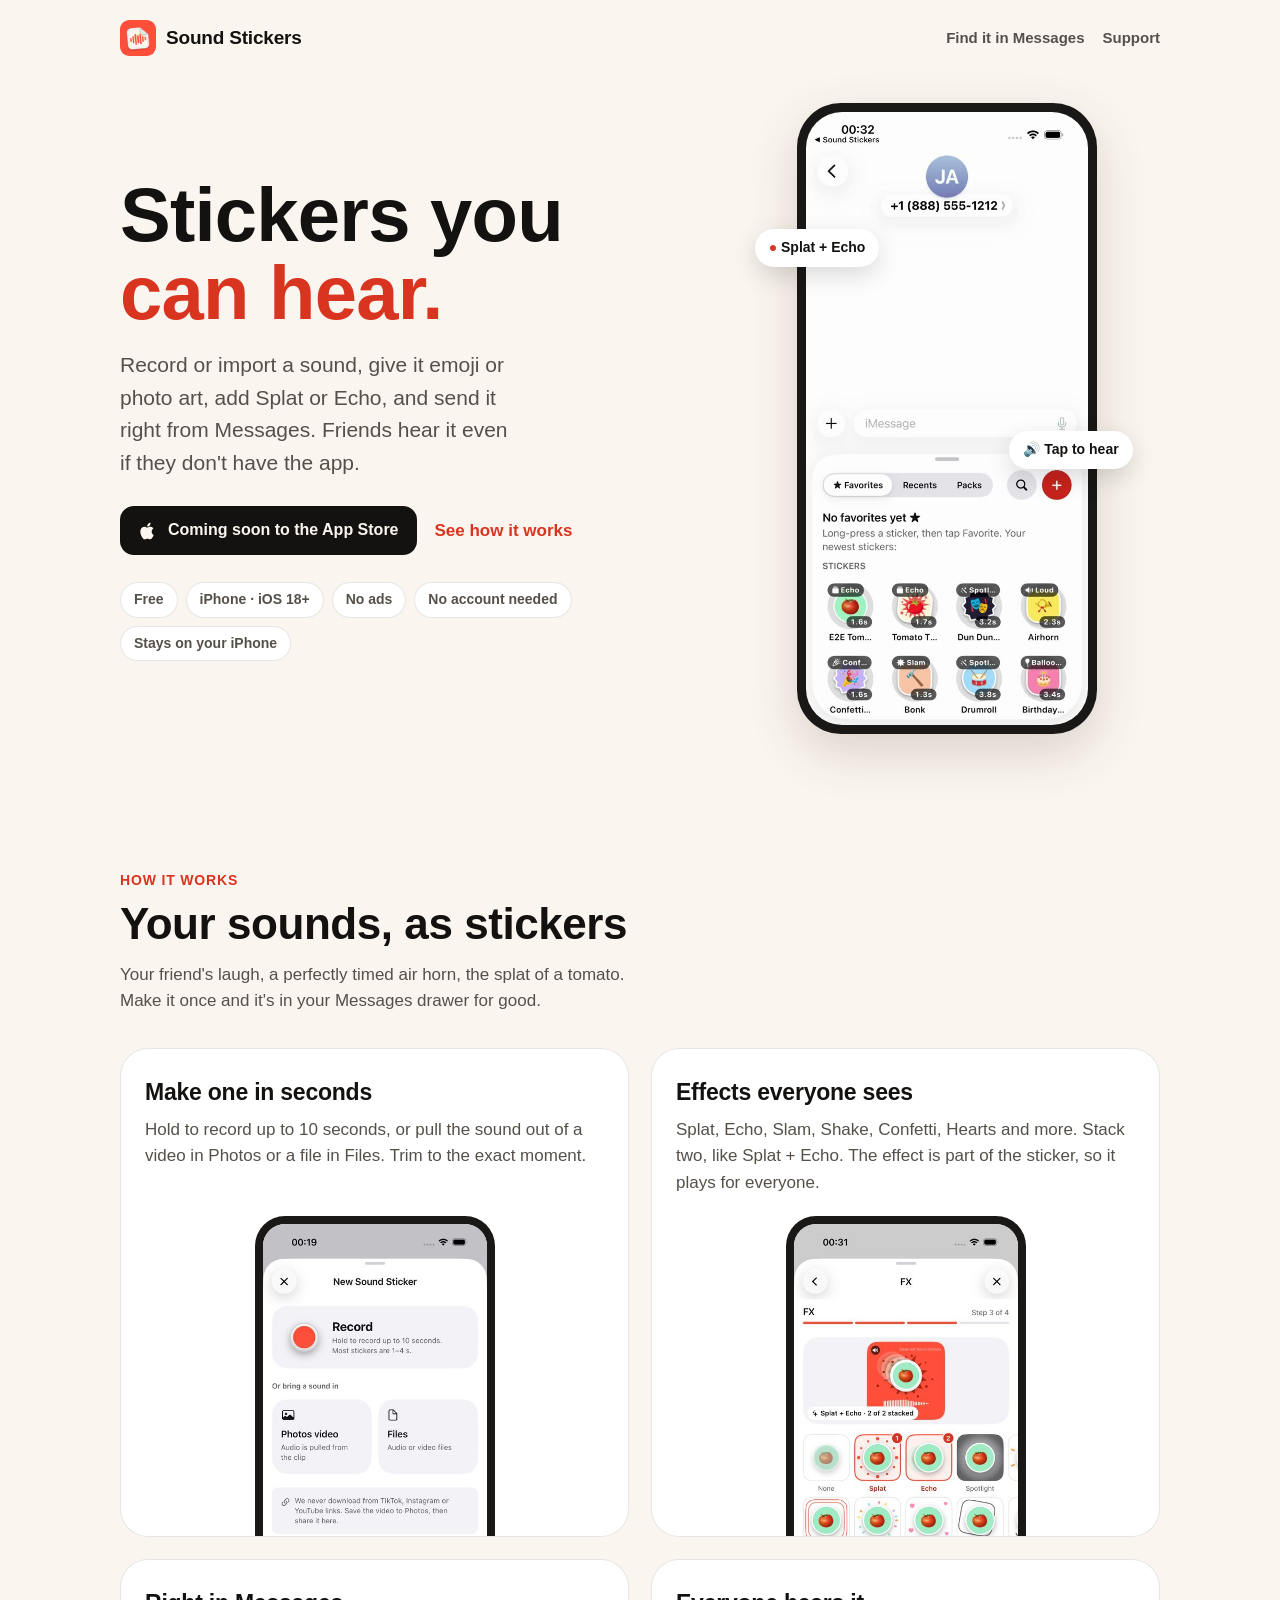
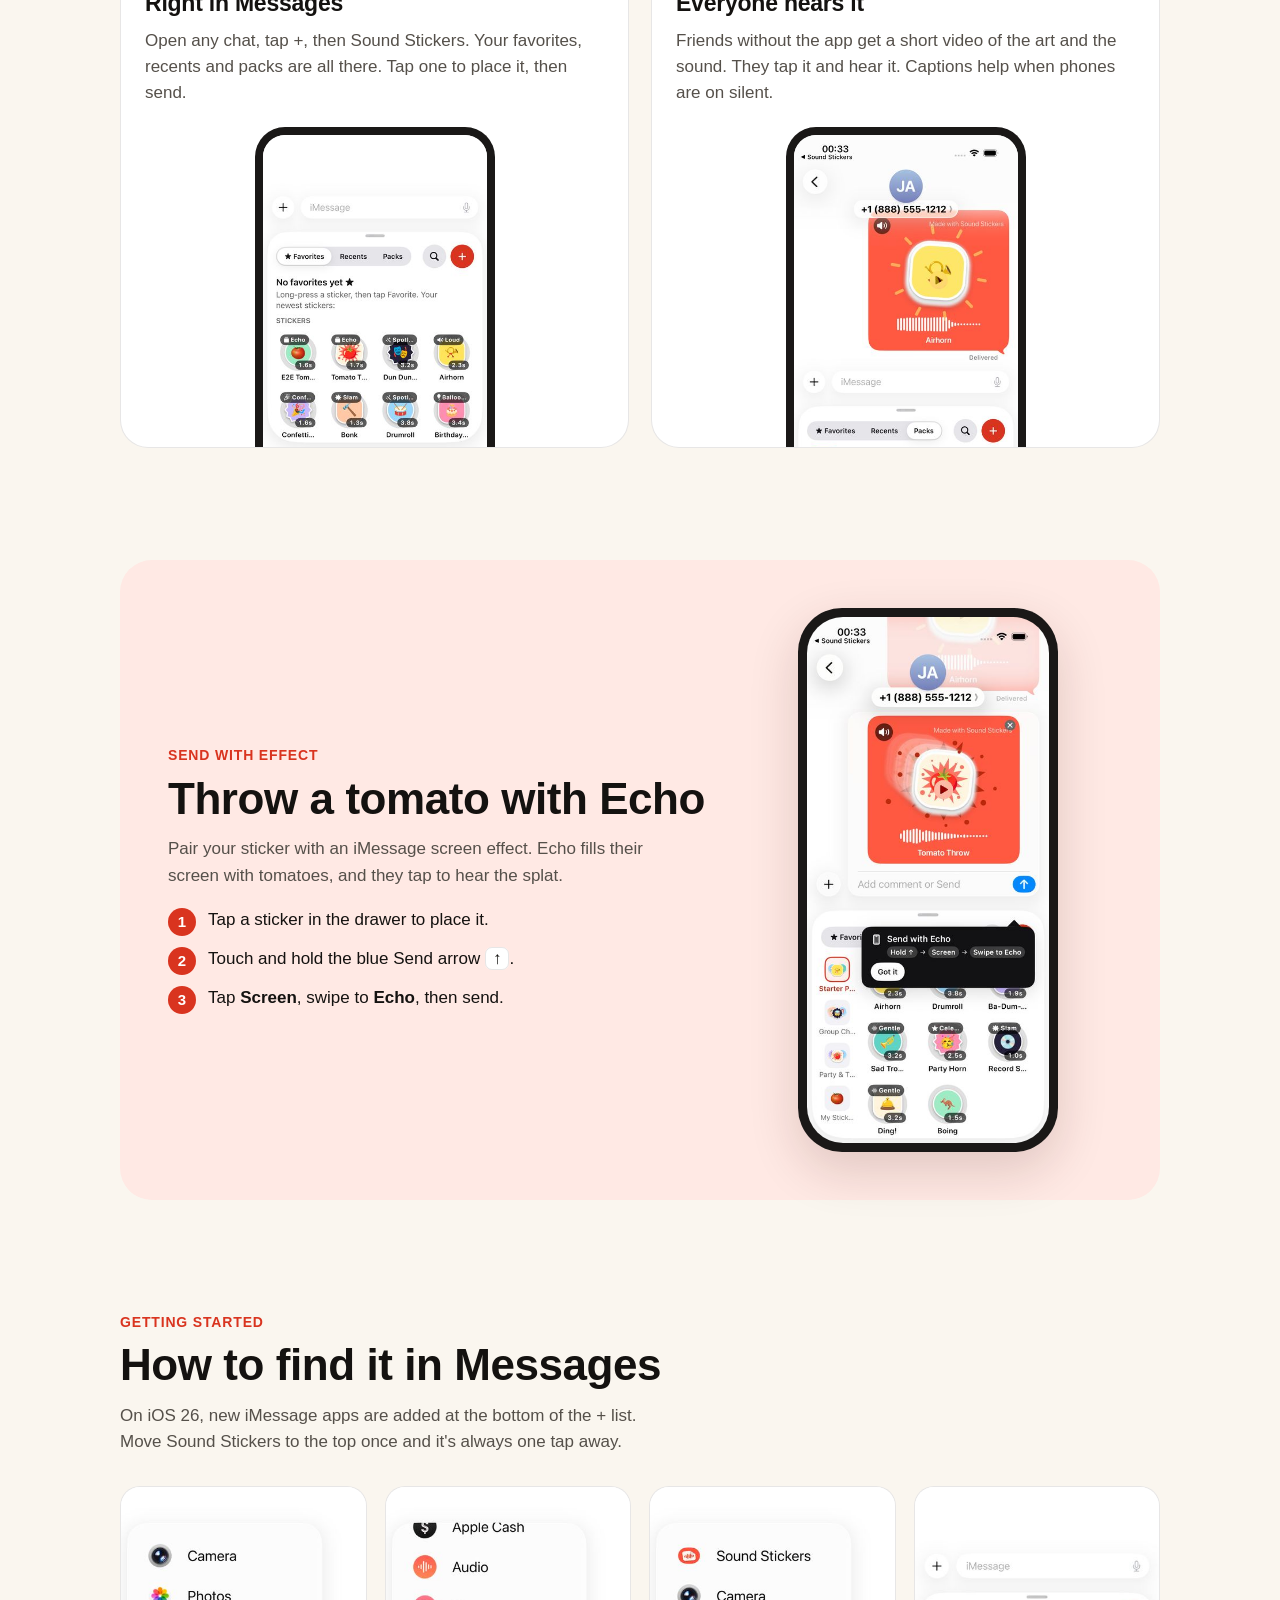
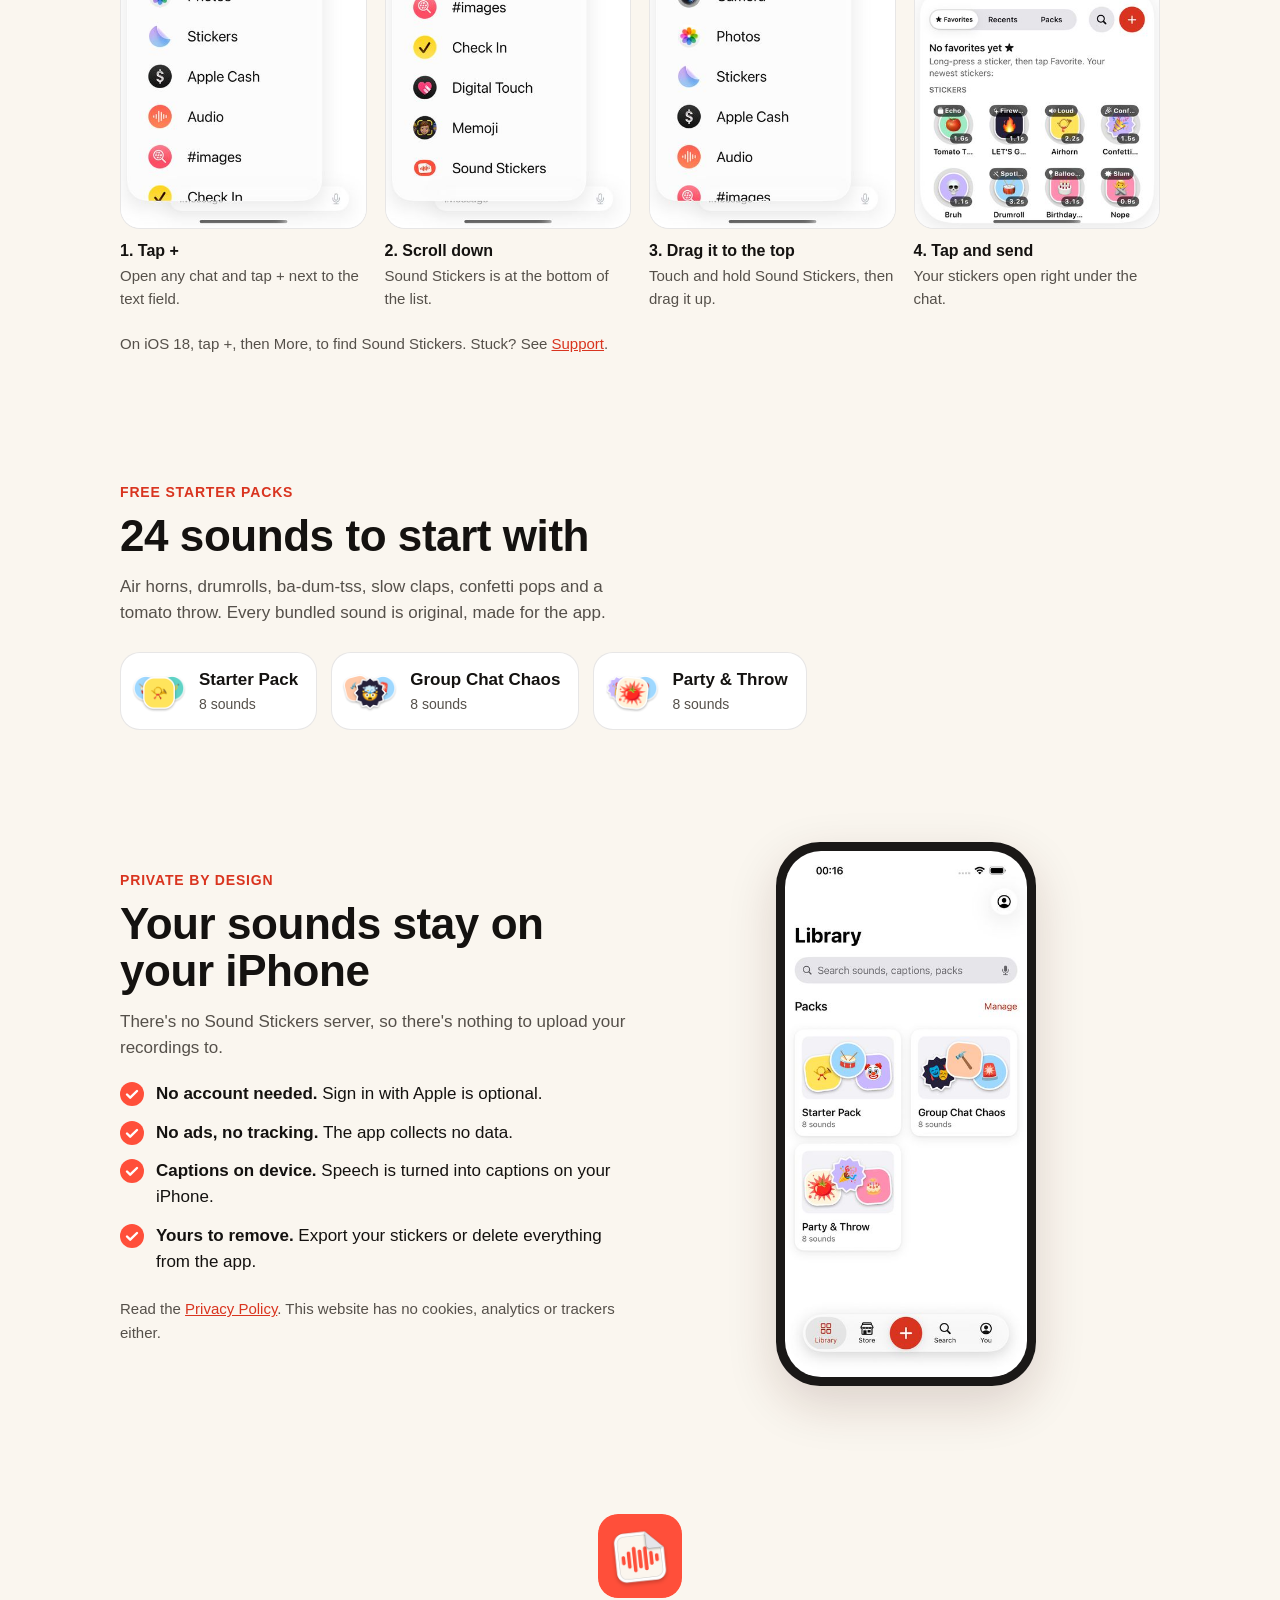
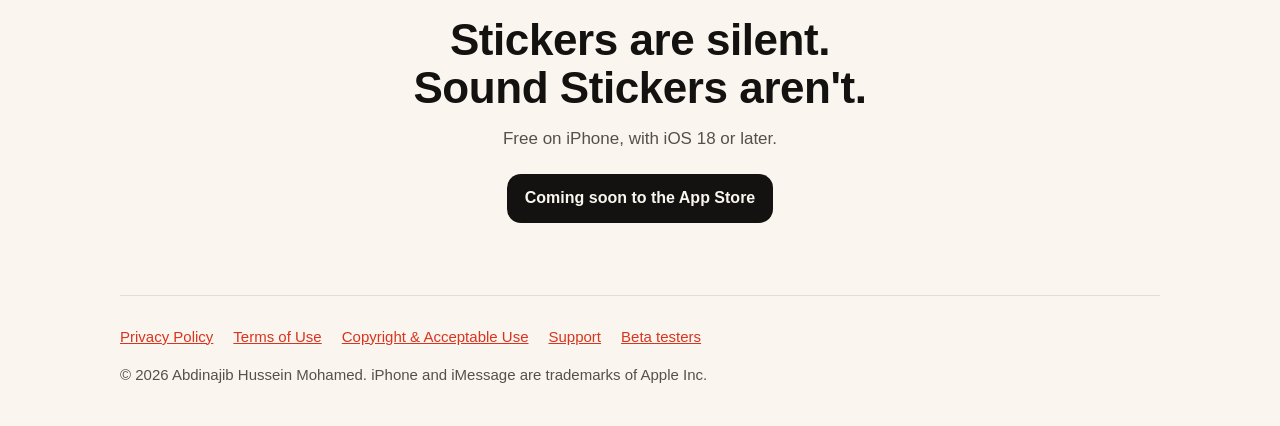
<file: index.html>
<!doctype html>
<html lang="en">
<head>
<meta charset="utf-8">
<meta name="viewport" content="width=device-width,initial-scale=1,viewport-fit=cover">
<title>Sound Stickers: stickers you can hear in iMessage</title>
<meta name="description" content="Record or import a sound, give it emoji or photo art, add Splat or Echo, and send it from Messages. Free, no ads, no account needed. Your stickers stay on your iPhone.">
<meta name="theme-color" content="#FAF6EF" media="(prefers-color-scheme: light)">
<meta name="theme-color" content="#141210" media="(prefers-color-scheme: dark)">
<link rel="canonical" href="https://abdi1717.github.io/soundstickers-site/">
<link rel="icon" href="favicon.ico" sizes="32x32">
<link rel="icon" type="image/png" sizes="32x32" href="assets/favicon-32.png">
<link rel="icon" type="image/png" sizes="192x192" href="assets/icon-192.png">
<link rel="apple-touch-icon" href="assets/apple-touch-icon.png">
<meta property="og:type" content="website">
<meta property="og:site_name" content="Sound Stickers">
<meta property="og:title" content="Sound Stickers: stickers you can hear">
<meta property="og:description" content="Turn any sound into a sticker your friends can hear in iMessage. Add Splat or Echo. Free, no ads, no account needed.">
<meta property="og:url" content="https://abdi1717.github.io/soundstickers-site/">
<meta property="og:image" content="https://abdi1717.github.io/soundstickers-site/assets/og.png">
<meta property="og:image:width" content="1200">
<meta property="og:image:height" content="630">
<meta property="og:image:alt" content="Sound Stickers app icon next to an iPhone showing a tomato sound sticker in a Messages chat, with the words Stickers you can hear.">
<meta name="twitter:card" content="summary_large_image">
<meta name="twitter:title" content="Sound Stickers: stickers you can hear">
<meta name="twitter:description" content="Turn any sound into a sticker your friends can hear in iMessage. Free, no ads, no account needed.">
<meta name="twitter:image" content="https://abdi1717.github.io/soundstickers-site/assets/og.png">
<meta name="twitter:image:alt" content="Sound Stickers app icon next to an iPhone showing a tomato sound sticker in a Messages chat.">
<style>
:root{
  --bg:#FAF6EF;--surface:#FFFFFF;--ink:#141210;--ink-2:#55504A;--line:rgba(20,18,16,.10);
  --coral:#FF4F3A;   /* graphics only */
  --accent:#D9341F;  /* text-bearing: 4.7:1 on white */
  --accent-ink:#FFFFFF;--tint:#FFE9E4;--shadow:0 18px 50px rgba(60,20,10,.16);
  color-scheme:light dark;
}
@media (prefers-color-scheme:dark){
  :root{--bg:#141210;--surface:#1F1C19;--ink:#F6F2EC;--ink-2:#B9B1A8;--line:rgba(255,255,255,.12);
    --accent:#FF7A66;--accent-ink:#1A0F0C;--tint:#2E1915;--shadow:0 18px 50px rgba(0,0,0,.5)}
}
*{box-sizing:border-box}
html{-webkit-text-size-adjust:100%}
html,body{overflow-x:hidden}
body{margin:0;background:var(--bg);color:var(--ink);
  font:17px/1.55 -apple-system,BlinkMacSystemFont,"SF Pro Text","Helvetica Neue",Helvetica,Arial,sans-serif}
h1,h2,h3,.brand{font-family:ui-rounded,"SF Pro Rounded",-apple-system,BlinkMacSystemFont,"Helvetica Neue",Arial,sans-serif;letter-spacing:-.01em}
a{color:var(--accent)}
img,video{display:block;max-width:100%;height:auto}
.wrap{max-width:1080px;margin:0 auto;padding:0 20px}
.skip{position:absolute;left:-999px}.skip:focus{left:12px;top:12px;background:var(--surface);padding:8px 12px;border-radius:8px;z-index:9}
:focus-visible{outline:3px solid var(--accent);outline-offset:3px;border-radius:6px}

header.top{display:flex;align-items:center;justify-content:space-between;padding:14px 0}
.brand{white-space:nowrap;display:flex;padding:4px 0;align-items:center;gap:10px;font-weight:800;font-size:19px;color:var(--ink);text-decoration:none}
.brand img{width:36px;height:36px;border-radius:9px}
header.top nav a{color:var(--ink-2);text-decoration:none;font-weight:600;font-size:15px;margin-left:18px;display:inline-block;padding:12px 0}
header.top nav a:hover{color:var(--accent)}

.hero{display:grid;gap:36px;align-items:center;padding:28px 0 56px}
.hero h1{font-size:clamp(44px,11vw,76px);line-height:1.02;margin:0 0 18px;font-weight:800}
.hero h1 span{color:var(--accent)}
.lede{font-size:clamp(18px,2.4vw,21px);color:var(--ink-2);max-width:34ch;margin:0 0 26px}
.cta{display:flex;flex-wrap:wrap;gap:12px;align-items:center}
.badge{display:inline-flex;align-items:center;gap:10px;background:var(--ink);color:var(--bg);border-radius:14px;padding:12px 18px;font-weight:700;font-size:16px}
.badge svg{width:20px;height:20px;fill:currentColor}
.btn2{color:var(--accent);font-weight:700;text-decoration:none;padding:12px 6px}
.btn2:hover{text-decoration:underline}
.facts{list-style:none;padding:0;margin:26px 0 0;display:flex;flex-wrap:wrap;gap:8px}
.facts li{background:var(--surface);border:1px solid var(--line);border-radius:999px;padding:6px 13px;font-size:14px;font-weight:600;color:var(--ink-2)}

.stage{position:relative;justify-self:center;width:min(300px,78vw)}
.stage::before{content:"";position:absolute;inset:-14% -8%;background:radial-gradient(closest-side,var(--coral),transparent 72%);opacity:.32;z-index:0}
.phone{position:relative;z-index:1;border-radius:44px;padding:9px;background:#1A1817;box-shadow:var(--shadow)}
.phone video,.phone img{border-radius:36px;width:100%;aspect-ratio:540/1174;background:#fff;object-fit:cover}
.stage .chip{position:absolute;z-index:2;background:var(--surface);color:var(--ink);border-radius:999px;padding:8px 14px;font-weight:700;font-size:14px;box-shadow:0 8px 24px rgba(0,0,0,.14);white-space:nowrap}
.chip.a{left:-14%;top:20%}.chip.b{right:-12%;top:52%}
.chip i{font-style:normal;color:var(--accent)}

section{padding:56px 0}
.eyebrow{color:var(--accent);font-weight:800;font-size:14px;letter-spacing:.06em;text-transform:uppercase;margin:0 0 8px}
h2{font-size:clamp(30px,6vw,44px);line-height:1.08;margin:0 0 14px;font-weight:800}
.sub{color:var(--ink-2);max-width:56ch;margin:0}

.features{display:grid;gap:22px;margin-top:34px}
.feature{background:var(--surface);border:1px solid var(--line);border-radius:28px;padding:26px 24px 0;overflow:hidden;display:flex;flex-direction:column}
.feature h3{font-size:23px;margin:0 0 6px;font-weight:800}
.feature p{margin:0 0 20px;color:var(--ink-2)}
.feature .shot{margin:auto auto 0;width:min(240px,80%);border-radius:30px 30px 0 0;border:8px solid #1A1817;border-bottom:0;aspect-ratio:420/560;object-fit:cover;object-position:top}

.effect{background:var(--tint);border-radius:32px;padding:34px 24px;display:grid;gap:26px;align-items:center}
.steps{list-style:none;counter-reset:s;padding:0;margin:18px 0 0;display:grid;gap:10px}
.steps li{counter-increment:s;display:flex;gap:12px;align-items:flex-start}
.steps li::before{content:counter(s);flex:none;width:28px;height:28px;border-radius:50%;background:var(--accent);color:var(--accent-ink);font-weight:800;font-size:15px;display:grid;place-items:center;margin-top:1px}
kbd{font:inherit;font-weight:700;background:var(--surface);border:1px solid var(--line);border-radius:7px;padding:1px 7px}

.find{display:grid;gap:18px;margin-top:30px;grid-template-columns:repeat(2,1fr)}
.find figure{margin:0}
.find img{border-radius:20px;border:1px solid var(--line);background:#fff;aspect-ratio:420/585}
.find figcaption{font-size:15px;margin-top:10px;color:var(--ink-2)}
.find figcaption b{color:var(--ink);display:block;font-size:16px}
.note{margin-top:22px;font-size:15px;color:var(--ink-2)}

.packs{display:flex;gap:14px;flex-wrap:wrap;margin-top:26px}
.pack{display:flex;align-items:center;gap:12px;background:var(--surface);border:1px solid var(--line);border-radius:20px;padding:10px 18px 10px 10px;font-weight:700}
.pack img{width:56px;height:56px}
.pack small{display:block;font-weight:500;color:var(--ink-2);font-size:14px}

.privacy{display:grid;gap:24px}
.checks{list-style:none;padding:0;margin:20px 0 0;display:grid;gap:12px}
.checks li{display:flex;gap:12px;align-items:flex-start}
.checks svg{flex:none;width:24px;height:24px;margin-top:1px}
.checks circle{fill:var(--coral)}

.closing{text-align:center;padding:72px 0}
.closing img{width:84px;height:84px;border-radius:20px;margin:0 auto 18px}
.closing .cta{justify-content:center;margin-top:22px}

footer{border-top:1px solid var(--line);padding:18px 0 40px;font-size:15px;color:var(--ink-2)}
footer nav{display:flex;flex-wrap:wrap;gap:0 20px;margin-bottom:4px}
footer nav a{padding:11px 0}

@media (min-width:760px){
  .hero{grid-template-columns:1.15fr .85fr;padding:48px 0 80px}
  .stage::before{inset:-14% -22%}
  .features{grid-template-columns:repeat(2,1fr)}
  .effect{grid-template-columns:1.2fr .8fr;padding:48px}
  .find{grid-template-columns:repeat(4,1fr)}
  .privacy{grid-template-columns:1fr 1fr;align-items:center}
}
@media (min-width:760px) and (max-width:1100px){.chip.b{right:-4%}}
@media (max-width:480px){header.top nav a:first-child{display:none}}
@media (prefers-reduced-motion:reduce){*{scroll-behavior:auto!important}}
</style>
</head>
<body>
<a class="skip" href="#main">Skip to content</a>
<div class="wrap">
<header class="top">
  <a class="brand" href="./"><img src="assets/icon-192.png" alt="" width="36" height="36">Sound Stickers</a>
  <nav aria-label="Primary"><a href="#find">Find it in Messages</a><a href="support.html">Support</a></nav>
</header>

<main id="main">
<section class="hero" aria-labelledby="hero-title" style="padding-top:28px">
  <div>
    <h1 id="hero-title">Stickers you <span>can&nbsp;hear.</span></h1>
    <p class="lede">Record or import a sound, give it emoji or photo art, add Splat or Echo, and send it right from Messages. Friends hear it even if they don't have the app.</p>
    <div class="cta">
      <!-- When the App Store link is live, replace this badge with: <a class="badge" href="APP_STORE_URL">Download on the App Store</a> -->
      <span class="badge" role="note"><svg viewBox="0 0 24 24" aria-hidden="true"><path d="M16.4 12.6c0-2.4 2-3.6 2.1-3.7-1.2-1.7-3-1.9-3.6-2-1.5-.2-3 .9-3.8.9-.8 0-2-.9-3.3-.9-1.7 0-3.3 1-4.1 2.5-1.8 3.1-.5 7.6 1.3 10.1.8 1.2 1.8 2.6 3.1 2.5 1.3-.1 1.7-.8 3.2-.8s1.9.8 3.2.8c1.3 0 2.2-1.2 3-2.4.9-1.4 1.3-2.7 1.3-2.8 0 0-2.4-1-2.4-4.2zM14 5.3c.7-.8 1.2-2 1-3.1-1 0-2.2.7-2.9 1.5-.6.7-1.2 1.9-1 3 1.1.1 2.2-.6 2.9-1.4z"/></svg>Coming soon to the App Store</span>
      <a class="btn2" href="#how">See how it works</a>
    </div>
    <ul class="facts" aria-label="At a glance">
      <li>Free</li><li>iPhone · iOS 18+</li><li>No ads</li><li>No account needed</li><li>Stays on your iPhone</li>
    </ul>
  </div>
  <div class="stage">
    <div class="phone">
      <video id="demo" autoplay muted loop playsinline preload="metadata" poster="assets/demo-poster.jpg" width="540" height="1174"
        aria-label="Demo with no sound: in a Messages chat, the Sound Stickers drawer is open. A tomato sticker is placed in the message field with a tip to hold Send and pick Echo, then the sticker plays with a splat and echoing copies.">
        <source src="assets/demo.mp4" type="video/mp4">
      </video>
    </div>
    <span class="chip a" aria-hidden="true"><i>●</i> Splat + Echo</span>
    <span class="chip b" aria-hidden="true">🔊 Tap to hear</span>
  </div>
</section>

<section id="how" aria-labelledby="how-title">
  <p class="eyebrow">How it works</p>
  <h2 id="how-title">Your sounds, as stickers</h2>
  <p class="sub">Your friend's laugh, a perfectly timed air horn, the splat of a tomato. Make it once and it's in your Messages drawer for good.</p>
  <div class="features">
    <article class="feature">
      <h3>Make one in seconds</h3>
      <p>Hold to record up to 10 seconds, or pull the sound out of a video in Photos or a file in Files. Trim to the exact moment.</p>
      <img class="shot" src="assets/shot-create.jpg" width="420" height="913" loading="lazy" alt="The New Sound Sticker screen with a big Record button and options to bring a sound in from a Photos video or from Files.">
    </article>
    <article class="feature">
      <h3>Effects everyone sees</h3>
      <p>Splat, Echo, Slam, Shake, Confetti, Hearts and more. Stack two, like Splat + Echo. The effect is part of the sticker, so it plays for everyone.</p>
      <img class="shot" src="assets/shot-fx.jpg" width="420" height="913" loading="lazy" alt="The FX step with Splat and Echo selected on a tomato sticker, an iMessage effect set to Echo, and Echo the sound turned on.">
    </article>
    <article class="feature">
      <h3>Right in Messages</h3>
      <p>Open any chat, tap +, then Sound Stickers. Your favorites, recents and packs are all there. Tap one to place it, then send.</p>
      <img class="shot" style="object-position:bottom" src="assets/shot-drawer.jpg" width="420" height="913" loading="lazy" alt="The Sound Stickers drawer open under a Messages chat, showing Favorites, Recents and Packs tabs and a grid of stickers.">
    </article>
    <article class="feature">
      <h3>Everyone hears it</h3>
      <p>Friends without the app get a short video of the art and the sound. They tap it and hear it. Captions help when phones are on silent.</p>
      <img class="shot" src="assets/shot-sent.jpg" width="420" height="913" loading="lazy" alt="A sent air horn sound sticker in a Messages chat, marked Delivered, with a speaker button and a waveform.">
    </article>
  </div>
</section>

<section aria-labelledby="fx-title">
  <div class="effect">
    <div>
      <p class="eyebrow">Send with Effect</p>
      <h2 id="fx-title">Throw a tomato with Echo</h2>
      <p class="sub">Pair your sticker with an iMessage screen effect. Echo fills their screen with tomatoes, and they tap to hear the splat.</p>
      <ol class="steps">
        <li><span>Tap a sticker in the drawer to place it.</span></li>
        <li><span>Touch and hold the blue Send arrow <kbd aria-label="Send">↑</kbd>.</span></li>
        <li><span>Tap <b>Screen</b>, swipe to <b>Echo</b>, then send.</span></li>
      </ol>
    </div>
    <div class="phone" style="width:min(260px,70vw);justify-self:center"><img src="assets/shot-echo.jpg" width="420" height="913" loading="lazy" alt="A tomato sound sticker placed in the Messages field, with a tip above Send: Send with Echo. Hold Send, tap Screen, swipe to Echo."></div>
  </div>
</section>

<section id="find" aria-labelledby="find-title">
  <p class="eyebrow">Getting started</p>
  <h2 id="find-title">How to find it in Messages</h2>
  <p class="sub">On iOS 26, new iMessage apps are added at the bottom of the + list. Move Sound Stickers to the top once and it's always one tap away.</p>
  <div class="find">
    <figure><img src="assets/find-1.jpg" width="420" height="585" loading="lazy" alt="A Messages chat with the + menu open, listing Camera, Photos, Stickers and other apps."><figcaption><b>1. Tap +</b>Open any chat and tap + next to the text field.</figcaption></figure>
    <figure><img src="assets/find-2.jpg" width="420" height="585" loading="lazy" alt="The + menu scrolled down, with Sound Stickers at the bottom of the list."><figcaption><b>2. Scroll down</b>Sound Stickers is at the bottom of the list.</figcaption></figure>
    <figure><img src="assets/find-3.jpg" width="420" height="585" loading="lazy" alt="The + menu with Sound Stickers moved to the top, above Camera and Photos."><figcaption><b>3. Drag it to the top</b>Touch and hold Sound Stickers, then drag it up.</figcaption></figure>
    <figure><img src="assets/find-4.jpg" width="420" height="585" loading="lazy" alt="The Sound Stickers drawer open in the chat, showing a grid of stickers."><figcaption><b>4. Tap and send</b>Your stickers open right under the chat.</figcaption></figure>
  </div>
  <p class="note">On iOS 18, tap +, then More, to find Sound Stickers. Stuck? See <a href="support.html">Support</a>.</p>
</section>

<section aria-labelledby="packs-title">
  <p class="eyebrow">Free starter packs</p>
  <h2 id="packs-title">24 sounds to start with</h2>
  <p class="sub">Air horns, drumrolls, ba-dum-tss, slow claps, confetti pops and a tomato throw. Every bundled sound is original, made for the app.</p>
  <div class="packs">
    <div class="pack"><img src="assets/pack-starter-pack.png" width="56" height="56" alt=""><span>Starter Pack<small>8 sounds</small></span></div>
    <div class="pack"><img src="assets/pack-group-chat-chaos.png" width="56" height="56" alt=""><span>Group Chat Chaos<small>8 sounds</small></span></div>
    <div class="pack"><img src="assets/pack-party-and-throw.png" width="56" height="56" alt=""><span>Party &amp; Throw<small>8 sounds</small></span></div>
  </div>
</section>

<section class="privacy" aria-labelledby="privacy-title">
  <div>
    <p class="eyebrow">Private by design</p>
    <h2 id="privacy-title">Your sounds stay on your iPhone</h2>
    <p class="sub">There's no Sound Stickers server, so there's nothing to upload your recordings to.</p>
    <ul class="checks">
      <li><svg viewBox="0 0 24 24" aria-hidden="true"><circle cx="12" cy="12" r="12"/><path d="M7 12.5l3.2 3.2L17 9" stroke="#fff" stroke-width="2.4" fill="none" stroke-linecap="round" stroke-linejoin="round"/></svg><span><b>No account needed.</b> Sign in with Apple is optional.</span></li>
      <li><svg viewBox="0 0 24 24" aria-hidden="true"><circle cx="12" cy="12" r="12"/><path d="M7 12.5l3.2 3.2L17 9" stroke="#fff" stroke-width="2.4" fill="none" stroke-linecap="round" stroke-linejoin="round"/></svg><span><b>No ads, no tracking.</b> The app collects no data.</span></li>
      <li><svg viewBox="0 0 24 24" aria-hidden="true"><circle cx="12" cy="12" r="12"/><path d="M7 12.5l3.2 3.2L17 9" stroke="#fff" stroke-width="2.4" fill="none" stroke-linecap="round" stroke-linejoin="round"/></svg><span><b>Captions on device.</b> Speech is turned into captions on your iPhone.</span></li>
      <li><svg viewBox="0 0 24 24" aria-hidden="true"><circle cx="12" cy="12" r="12"/><path d="M7 12.5l3.2 3.2L17 9" stroke="#fff" stroke-width="2.4" fill="none" stroke-linecap="round" stroke-linejoin="round"/></svg><span><b>Yours to remove.</b> Export your stickers or delete everything from the app.</span></li>
    </ul>
    <p class="note">Read the <a href="privacy.html">Privacy Policy</a>. This website has no cookies, analytics or trackers either.</p>
  </div>
  <div class="phone" style="width:min(260px,70vw);justify-self:center">
    <img src="assets/shot-library.jpg" width="420" height="913" loading="lazy" alt="The Sound Stickers library on iPhone, with a search field and the Starter Pack, Group Chat Chaos and Party & Throw packs.">
  </div>
</section>

<section class="closing" aria-labelledby="close-title">
  <img src="assets/icon-192.png" width="84" height="84" alt="">
  <h2 id="close-title">Stickers are silent.<br>Sound Stickers aren't.</h2>
  <p class="sub" style="margin:0 auto">Free on iPhone, with iOS 18 or later.</p>
  <div class="cta"><span class="badge" role="note">Coming soon to the App Store</span></div>
</section>
</main>

<footer>
  <nav aria-label="Legal and help">
    <a href="privacy.html">Privacy Policy</a><a href="terms.html">Terms of Use</a><a href="copyright.html">Copyright &amp; Acceptable Use</a><a href="support.html">Support</a><a href="testers.html">Beta testers</a>
  </nav>
  <p style="margin:0">© 2026 Abdinajib Hussein Mohamed. iPhone and iMessage are trademarks of Apple Inc.</p>
</footer>
</div>
<script>
// Respect Reduce Motion: show the poster instead of looping the demo.
(function(){var v=document.getElementById('demo');if(v&&matchMedia('(prefers-reduced-motion: reduce)').matches){v.removeAttribute('autoplay');v.pause();v.setAttribute('controls','')}})();
</script>
</body>
</html>
</file>
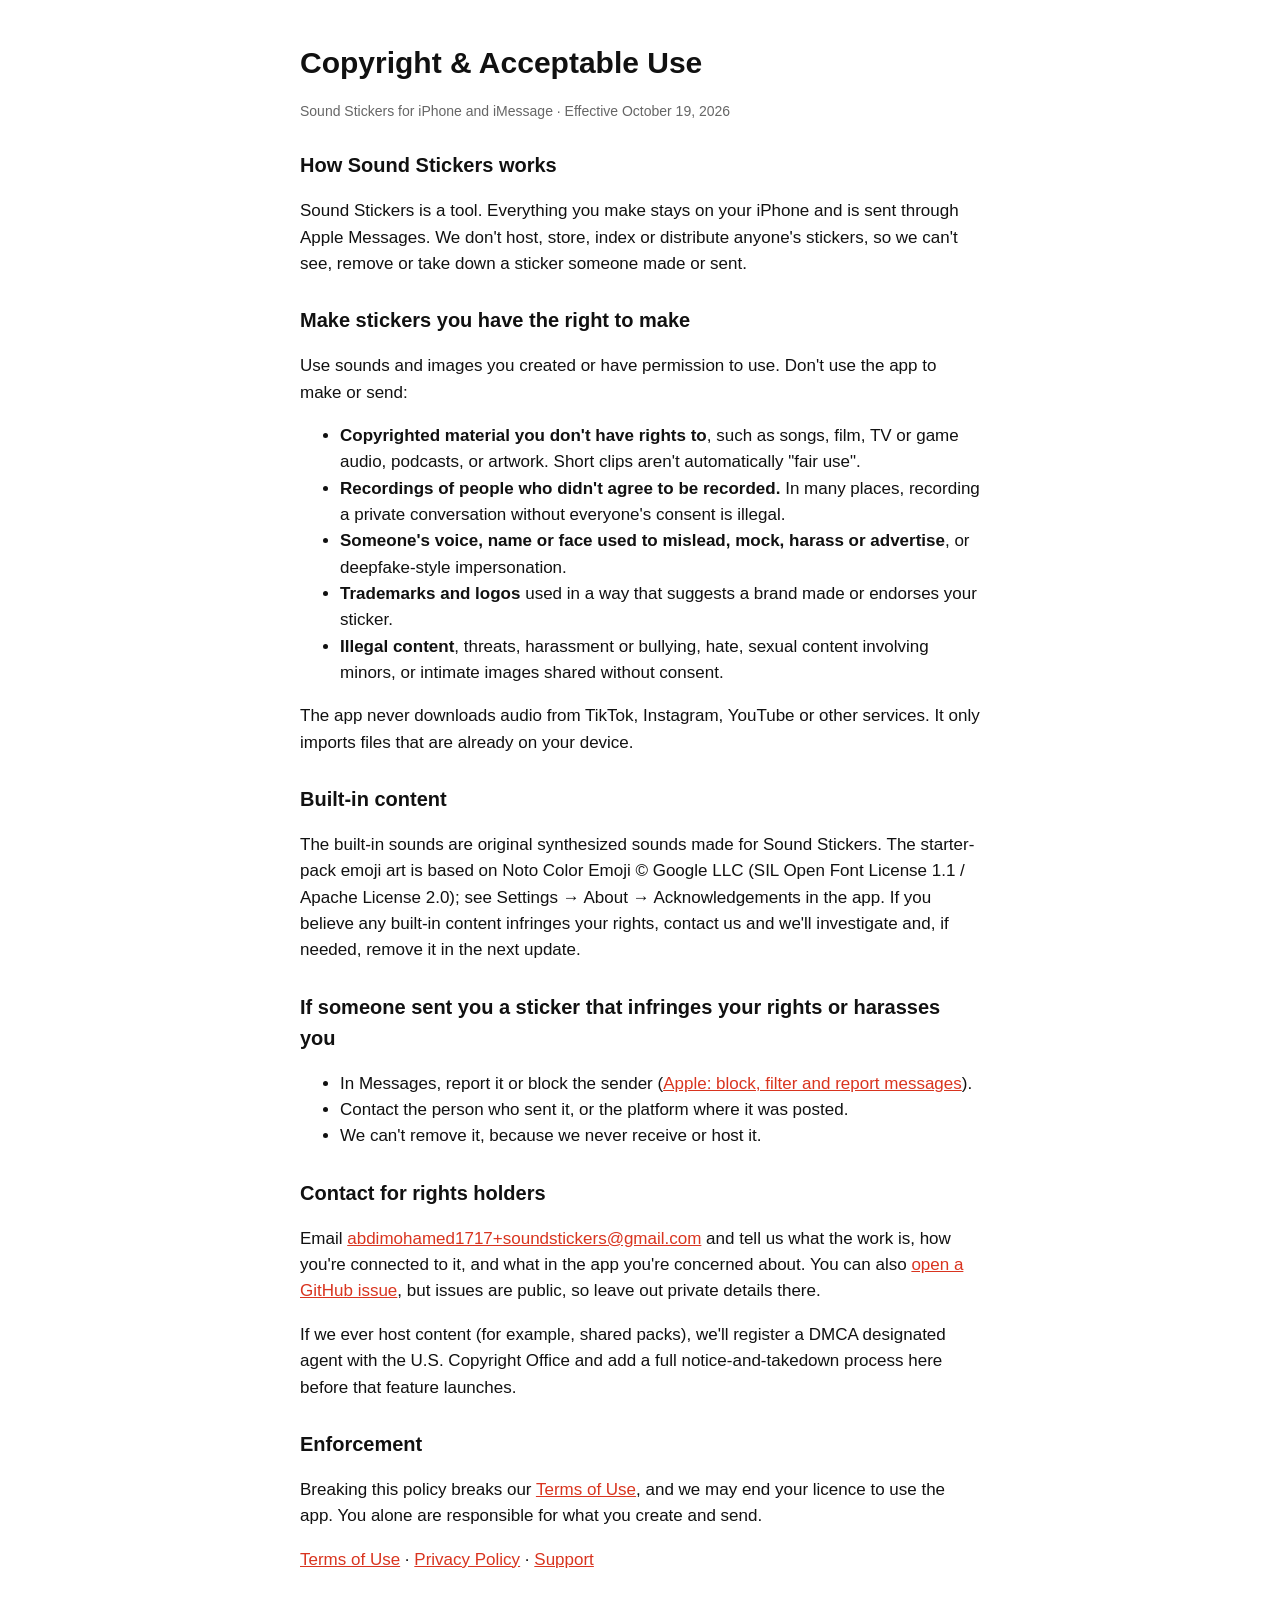
<file: copyright.html>
<!doctype html><html lang="en"><head><meta charset="utf-8"><meta name="viewport" content="width=device-width,initial-scale=1"><title>Sound Stickers: Copyright &amp; Acceptable Use</title><link rel="stylesheet" href="style.css"></head><body>
<h1>Copyright &amp; Acceptable Use</h1><p class="muted">Sound Stickers for iPhone and iMessage · Effective October 19, 2026</p>
<h2>How Sound Stickers works</h2><p>Sound Stickers is a tool. Everything you make stays on your iPhone and is sent through Apple Messages. We don't host, store, index or distribute anyone's stickers, so we can't see, remove or take down a sticker someone made or sent.</p>
<h2>Make stickers you have the right to make</h2><p>Use sounds and images you created or have permission to use. Don't use the app to make or send:</p><ul>
<li><b>Copyrighted material you don't have rights to</b>, such as songs, film, TV or game audio, podcasts, or artwork. Short clips aren't automatically "fair use".</li>
<li><b>Recordings of people who didn't agree to be recorded.</b> In many places, recording a private conversation without everyone's consent is illegal.</li>
<li><b>Someone's voice, name or face used to mislead, mock, harass or advertise</b>, or deepfake-style impersonation.</li>
<li><b>Trademarks and logos</b> used in a way that suggests a brand made or endorses your sticker.</li>
<li><b>Illegal content</b>, threats, harassment or bullying, hate, sexual content involving minors, or intimate images shared without consent.</li></ul>
<p>The app never downloads audio from TikTok, Instagram, YouTube or other services. It only imports files that are already on your device.</p>
<h2>Built-in content</h2><p>The built-in sounds are original synthesized sounds made for Sound Stickers. The starter-pack emoji art is based on Noto Color Emoji © Google LLC (SIL Open Font License 1.1 / Apache License 2.0); see Settings → About → Acknowledgements in the app. If you believe any built-in content infringes your rights, contact us and we'll investigate and, if needed, remove it in the next update.</p>
<h2>If someone sent you a sticker that infringes your rights or harasses you</h2><ul>
<li>In Messages, report it or block the sender (<a href="https://support.apple.com/guide/iphone/block-filter-and-report-messages-iph203ab0be4/ios">Apple: block, filter and report messages</a>).</li>
<li>Contact the person who sent it, or the platform where it was posted.</li>
<li>We can't remove it, because we never receive or host it.</li></ul>
<h2>Contact for rights holders</h2><p>Email <a href="mailto:abdimohamed1717+soundstickers@gmail.com">abdimohamed1717+soundstickers@gmail.com</a> and tell us what the work is, how you're connected to it, and what in the app you're concerned about. You can also <a href="https://github.com/Abdi1717/soundstickers-site/issues">open a GitHub issue</a>, but issues are public, so leave out private details there.</p>
<p>If we ever host content (for example, shared packs), we'll register a DMCA designated agent with the U.S. Copyright Office and add a full notice-and-takedown process here before that feature launches.</p>
<h2>Enforcement</h2><p>Breaking this policy breaks our <a href="terms.html">Terms of Use</a>, and we may end your licence to use the app. You alone are responsible for what you create and send.</p>
<p><a href="terms.html">Terms of Use</a> · <a href="privacy.html">Privacy Policy</a> · <a href="support.html">Support</a></p></body></html>
</file>
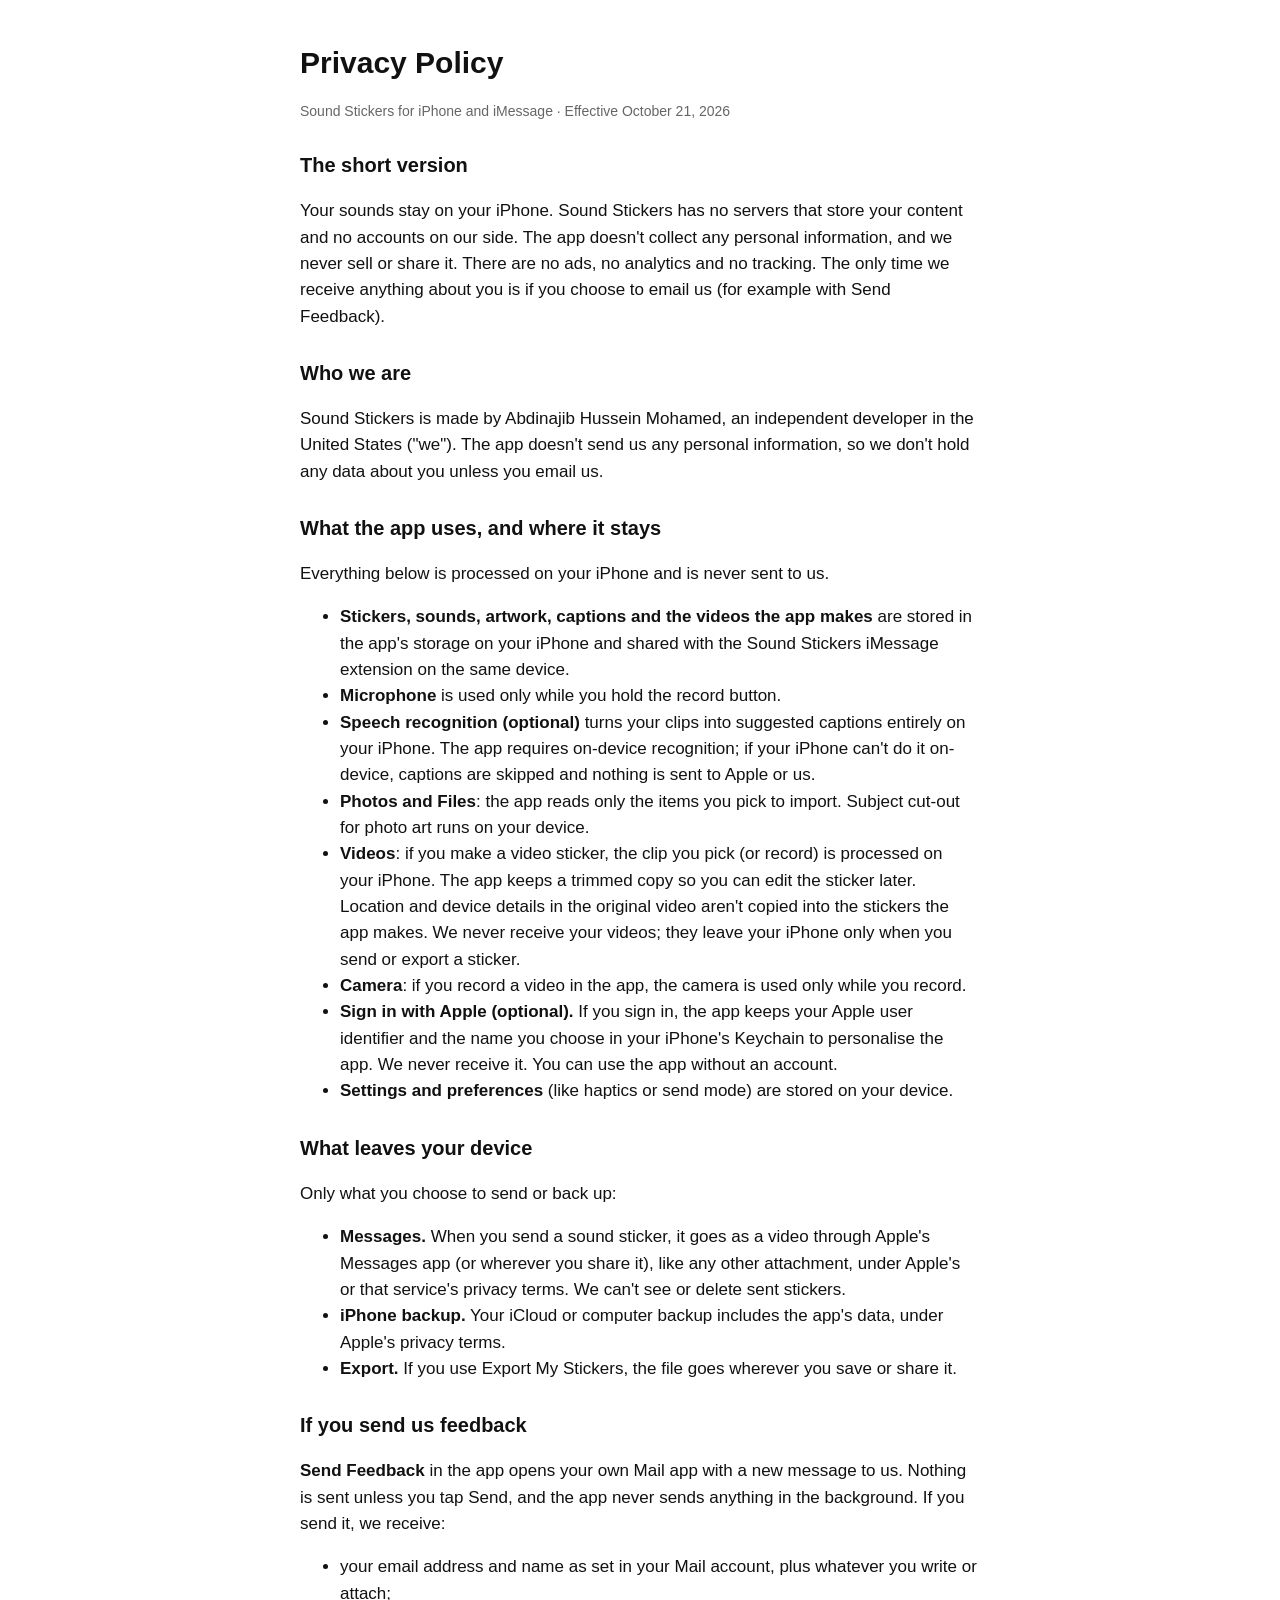
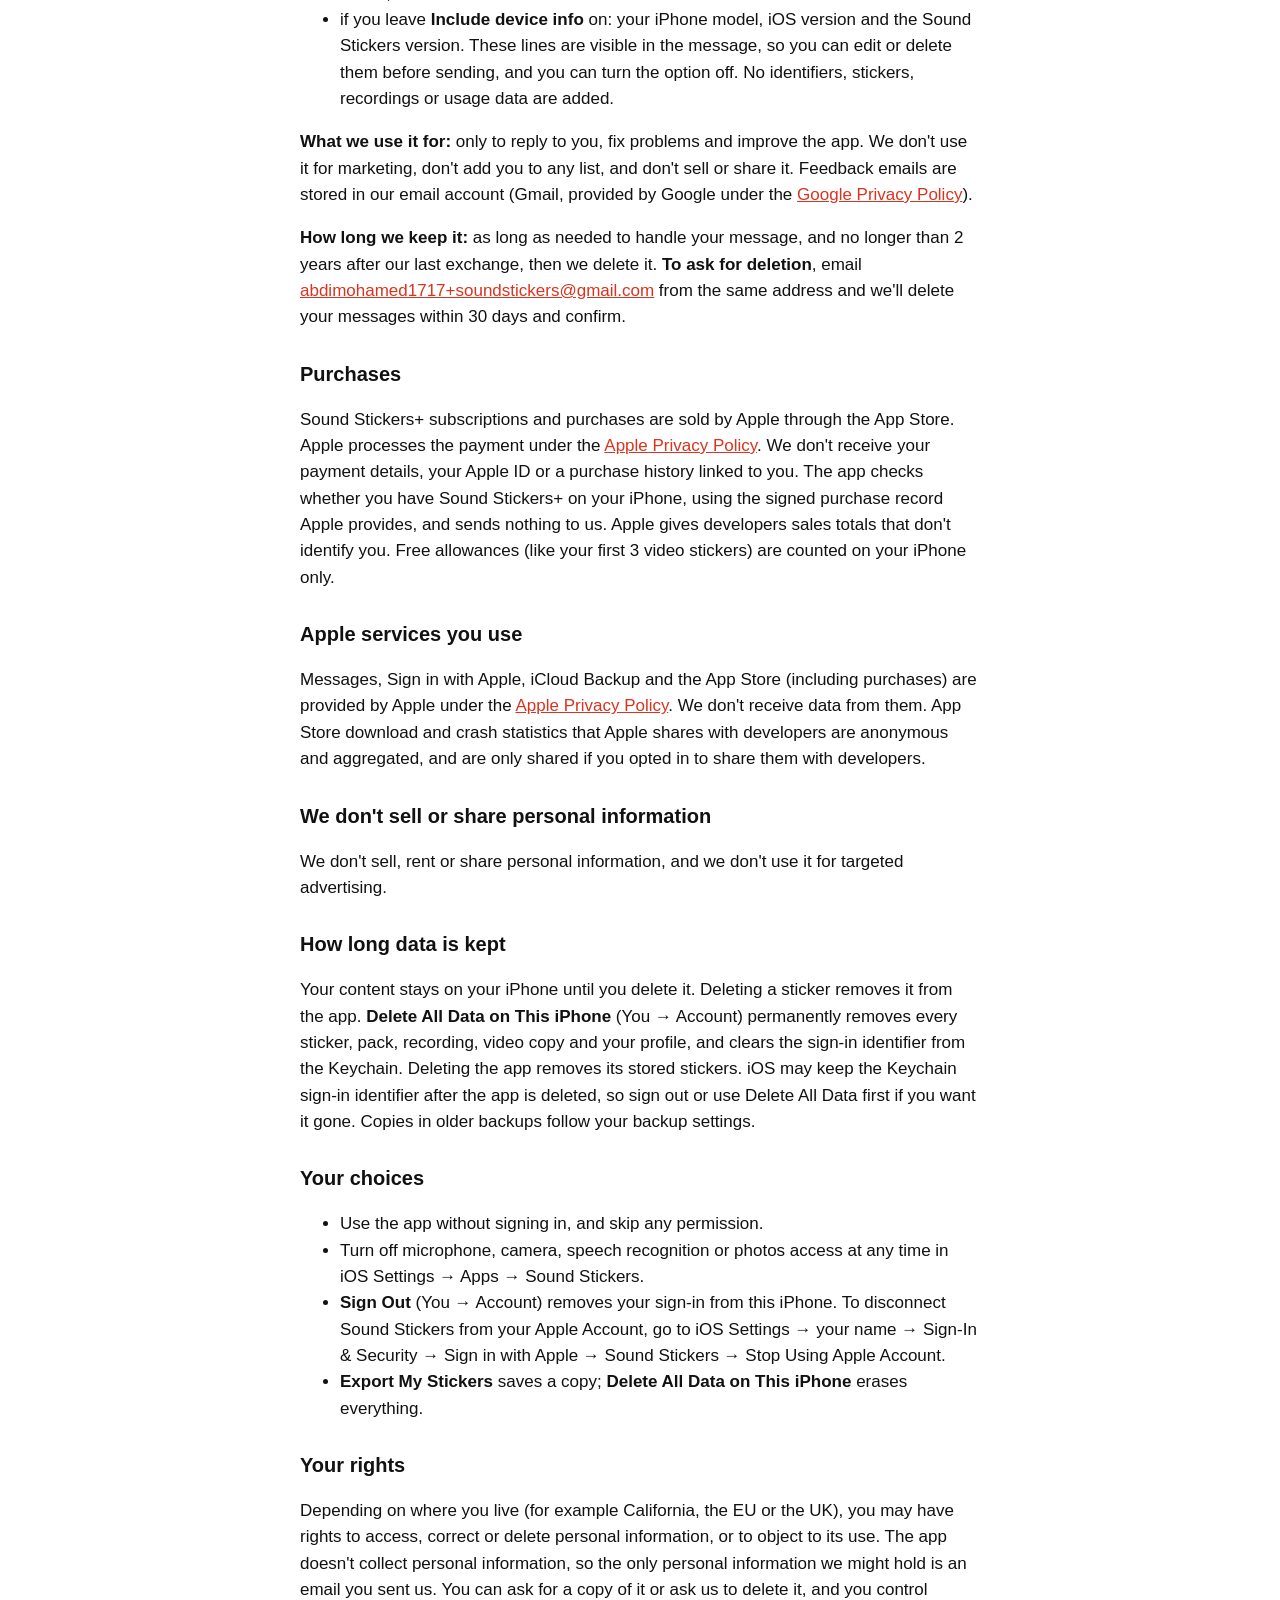
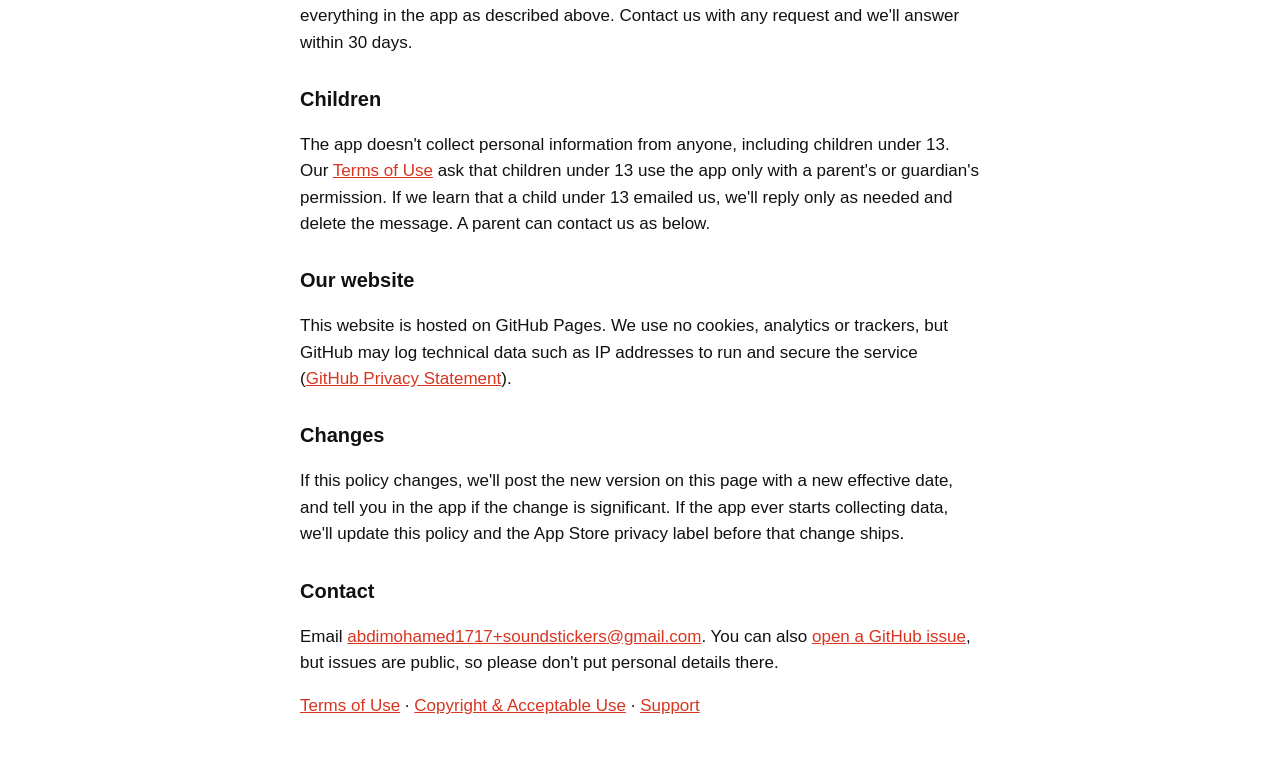
<file: privacy.html>
<!doctype html><html lang="en"><head><meta charset="utf-8"><meta name="viewport" content="width=device-width,initial-scale=1"><title>Sound Stickers: Privacy Policy</title><link rel="stylesheet" href="style.css"></head><body>
<h1>Privacy Policy</h1><p class="muted">Sound Stickers for iPhone and iMessage · Effective October 21, 2026</p>
<h2>The short version</h2><p>Your sounds stay on your iPhone. Sound Stickers has no servers that store your content and no accounts on our side. The app doesn't collect any personal information, and we never sell or share it. There are no ads, no analytics and no tracking. The only time we receive anything about you is if you choose to email us (for example with Send Feedback).</p>
<h2>Who we are</h2><p>Sound Stickers is made by Abdinajib Hussein Mohamed, an independent developer in the United States ("we"). The app doesn't send us any personal information, so we don't hold any data about you unless you email us.</p>
<h2>What the app uses, and where it stays</h2><p>Everything below is processed on your iPhone and is never sent to us.</p><ul>
<li><b>Stickers, sounds, artwork, captions and the videos the app makes</b> are stored in the app's storage on your iPhone and shared with the Sound Stickers iMessage extension on the same device.</li>
<li><b>Microphone</b> is used only while you hold the record button.</li>
<li><b>Speech recognition (optional)</b> turns your clips into suggested captions entirely on your iPhone. The app requires on-device recognition; if your iPhone can't do it on-device, captions are skipped and nothing is sent to Apple or us.</li>
<li><b>Photos and Files</b>: the app reads only the items you pick to import. Subject cut-out for photo art runs on your device.</li>
<li><b>Videos</b>: if you make a video sticker, the clip you pick (or record) is processed on your iPhone. The app keeps a trimmed copy so you can edit the sticker later. Location and device details in the original video aren't copied into the stickers the app makes. We never receive your videos; they leave your iPhone only when you send or export a sticker.</li>
<li><b>Camera</b>: if you record a video in the app, the camera is used only while you record.</li>
<li><b>Sign in with Apple (optional).</b> If you sign in, the app keeps your Apple user identifier and the name you choose in your iPhone's Keychain to personalise the app. We never receive it. You can use the app without an account.</li>
<li><b>Settings and preferences</b> (like haptics or send mode) are stored on your device.</li></ul>
<h2>What leaves your device</h2><p>Only what you choose to send or back up:</p><ul>
<li><b>Messages.</b> When you send a sound sticker, it goes as a video through Apple's Messages app (or wherever you share it), like any other attachment, under Apple's or that service's privacy terms. We can't see or delete sent stickers.</li>
<li><b>iPhone backup.</b> Your iCloud or computer backup includes the app's data, under Apple's privacy terms.</li>
<li><b>Export.</b> If you use Export My Stickers, the file goes wherever you save or share it.</li></ul>
<h2>If you send us feedback</h2><p><b>Send Feedback</b> in the app opens your own Mail app with a new message to us. Nothing is sent unless you tap Send, and the app never sends anything in the background. If you send it, we receive:</p><ul>
<li>your email address and name as set in your Mail account, plus whatever you write or attach;</li>
<li>if you leave <b>Include device info</b> on: your iPhone model, iOS version and the Sound Stickers version. These lines are visible in the message, so you can edit or delete them before sending, and you can turn the option off. No identifiers, stickers, recordings or usage data are added.</li></ul>
<p><b>What we use it for:</b> only to reply to you, fix problems and improve the app. We don't use it for marketing, don't add you to any list, and don't sell or share it. Feedback emails are stored in our email account (Gmail, provided by Google under the <a href="https://policies.google.com/privacy">Google Privacy Policy</a>).</p>
<p><b>How long we keep it:</b> as long as needed to handle your message, and no longer than 2 years after our last exchange, then we delete it. <b>To ask for deletion</b>, email <a href="mailto:abdimohamed1717+soundstickers@gmail.com">abdimohamed1717+soundstickers@gmail.com</a> from the same address and we'll delete your messages within 30 days and confirm.</p>
<h2 id="purchases">Purchases</h2><p>Sound Stickers+ subscriptions and purchases are sold by Apple through the App Store. Apple processes the payment under the <a href="https://www.apple.com/legal/privacy/">Apple Privacy Policy</a>. We don't receive your payment details, your Apple ID or a purchase history linked to you. The app checks whether you have Sound Stickers+ on your iPhone, using the signed purchase record Apple provides, and sends nothing to us. Apple gives developers sales totals that don't identify you. Free allowances (like your first 3 video stickers) are counted on your iPhone only.</p>
<h2>Apple services you use</h2><p>Messages, Sign in with Apple, iCloud Backup and the App Store (including purchases) are provided by Apple under the <a href="https://www.apple.com/legal/privacy/">Apple Privacy Policy</a>. We don't receive data from them. App Store download and crash statistics that Apple shares with developers are anonymous and aggregated, and are only shared if you opted in to share them with developers.</p>
<h2>We don't sell or share personal information</h2><p>We don't sell, rent or share personal information, and we don't use it for targeted advertising.</p>
<h2>How long data is kept</h2><p>Your content stays on your iPhone until you delete it. Deleting a sticker removes it from the app. <b>Delete All Data on This iPhone</b> (You → Account) permanently removes every sticker, pack, recording, video copy and your profile, and clears the sign-in identifier from the Keychain. Deleting the app removes its stored stickers. iOS may keep the Keychain sign-in identifier after the app is deleted, so sign out or use Delete All Data first if you want it gone. Copies in older backups follow your backup settings.</p>
<h2>Your choices</h2><ul>
<li>Use the app without signing in, and skip any permission.</li>
<li>Turn off microphone, camera, speech recognition or photos access at any time in iOS Settings → Apps → Sound Stickers.</li>
<li><b>Sign Out</b> (You → Account) removes your sign-in from this iPhone. To disconnect Sound Stickers from your Apple Account, go to iOS Settings → your name → Sign-In &amp; Security → Sign in with Apple → Sound Stickers → Stop Using Apple Account.</li>
<li><b>Export My Stickers</b> saves a copy; <b>Delete All Data on This iPhone</b> erases everything.</li></ul>
<h2>Your rights</h2><p>Depending on where you live (for example California, the EU or the UK), you may have rights to access, correct or delete personal information, or to object to its use. The app doesn't collect personal information, so the only personal information we might hold is an email you sent us. You can ask for a copy of it or ask us to delete it, and you control everything in the app as described above. Contact us with any request and we'll answer within 30 days.</p>
<h2>Children</h2><p>The app doesn't collect personal information from anyone, including children under 13. Our <a href="terms.html">Terms of Use</a> ask that children under 13 use the app only with a parent's or guardian's permission. If we learn that a child under 13 emailed us, we'll reply only as needed and delete the message. A parent can contact us as below.</p>
<h2>Our website</h2><p>This website is hosted on GitHub Pages. We use no cookies, analytics or trackers, but GitHub may log technical data such as IP addresses to run and secure the service (<a href="https://docs.github.com/site-policy/privacy-policies/github-general-privacy-statement">GitHub Privacy Statement</a>).</p>
<h2>Changes</h2><p>If this policy changes, we'll post the new version on this page with a new effective date, and tell you in the app if the change is significant. If the app ever starts collecting data, we'll update this policy and the App Store privacy label before that change ships.</p>
<h2>Contact</h2><p>Email <a href="mailto:abdimohamed1717+soundstickers@gmail.com">abdimohamed1717+soundstickers@gmail.com</a>. You can also <a href="https://github.com/Abdi1717/soundstickers-site/issues">open a GitHub issue</a>, but issues are public, so please don't put personal details there.</p>
<p><a href="terms.html">Terms of Use</a> · <a href="copyright.html">Copyright &amp; Acceptable Use</a> · <a href="support.html">Support</a></p></body></html>
</file>
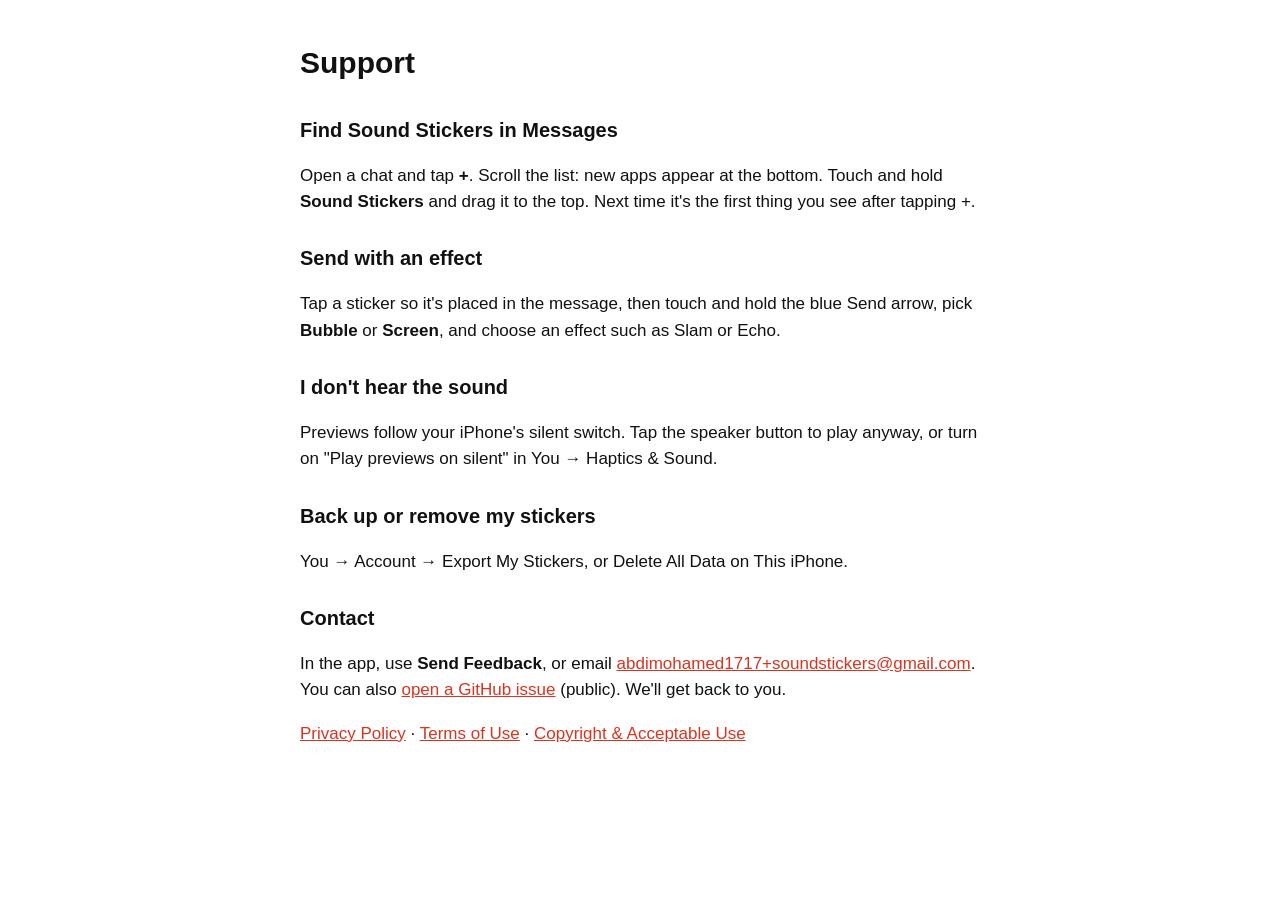
<file: support.html>
<!doctype html><html lang="en"><head><meta charset="utf-8"><meta name="viewport" content="width=device-width,initial-scale=1"><title>Sound Stickers: Support</title><link rel="stylesheet" href="style.css"></head><body>
<h1>Support</h1>
<h2>Find Sound Stickers in Messages</h2><p>Open a chat and tap <b>+</b>. Scroll the list: new apps appear at the bottom. Touch and hold <b>Sound Stickers</b> and drag it to the top. Next time it's the first thing you see after tapping +.</p>
<h2>Send with an effect</h2><p>Tap a sticker so it's placed in the message, then touch and hold the blue Send arrow, pick <b>Bubble</b> or <b>Screen</b>, and choose an effect such as Slam or Echo.</p>
<h2>I don't hear the sound</h2><p>Previews follow your iPhone's silent switch. Tap the speaker button to play anyway, or turn on "Play previews on silent" in You → Haptics &amp; Sound.</p>
<h2>Back up or remove my stickers</h2><p>You → Account → Export My Stickers, or Delete All Data on This iPhone.</p>
<h2>Contact</h2><p>In the app, use <b>Send Feedback</b>, or email <a href="mailto:abdimohamed1717+soundstickers@gmail.com">abdimohamed1717+soundstickers@gmail.com</a>. You can also <a href="https://github.com/Abdi1717/soundstickers-site/issues">open a GitHub issue</a> (public). We'll get back to you.</p>
<p><a href="privacy.html">Privacy Policy</a> · <a href="terms.html">Terms of Use</a> · <a href="copyright.html">Copyright &amp; Acceptable Use</a></p></body></html>
</file>
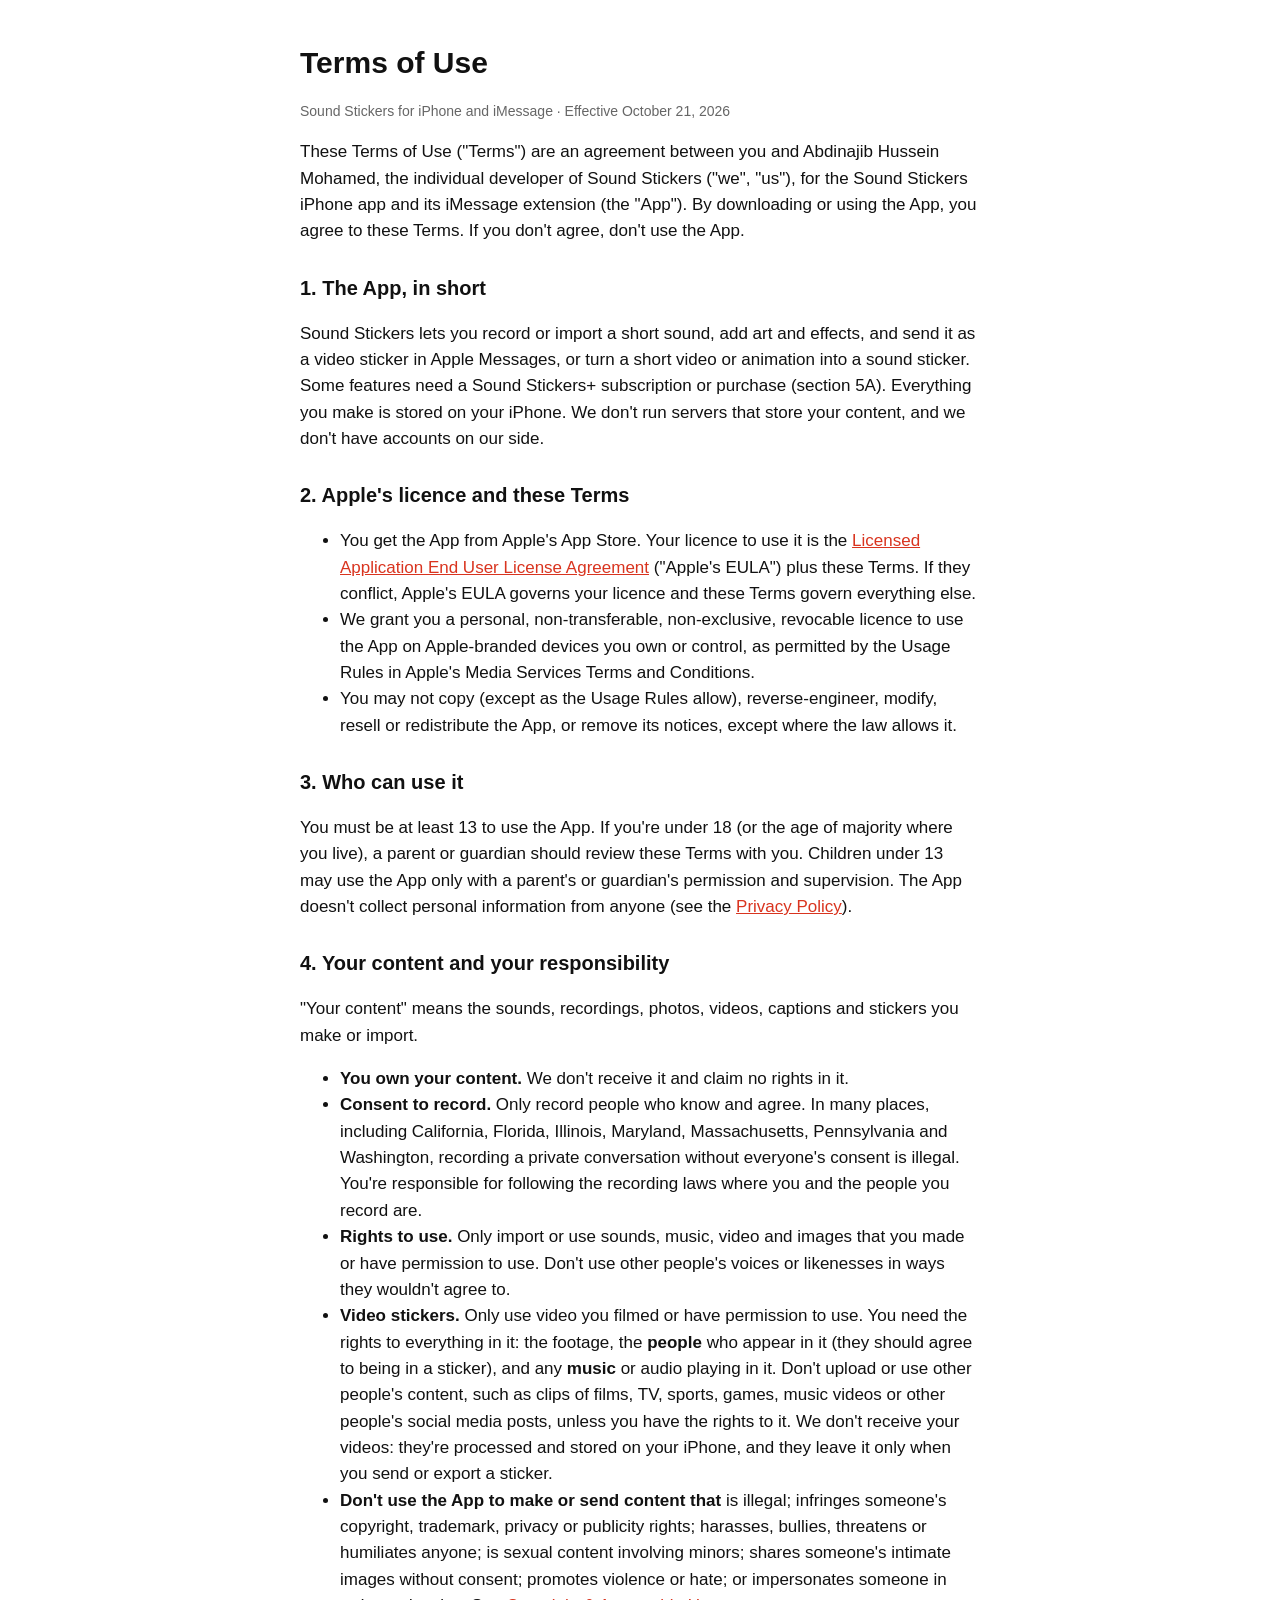
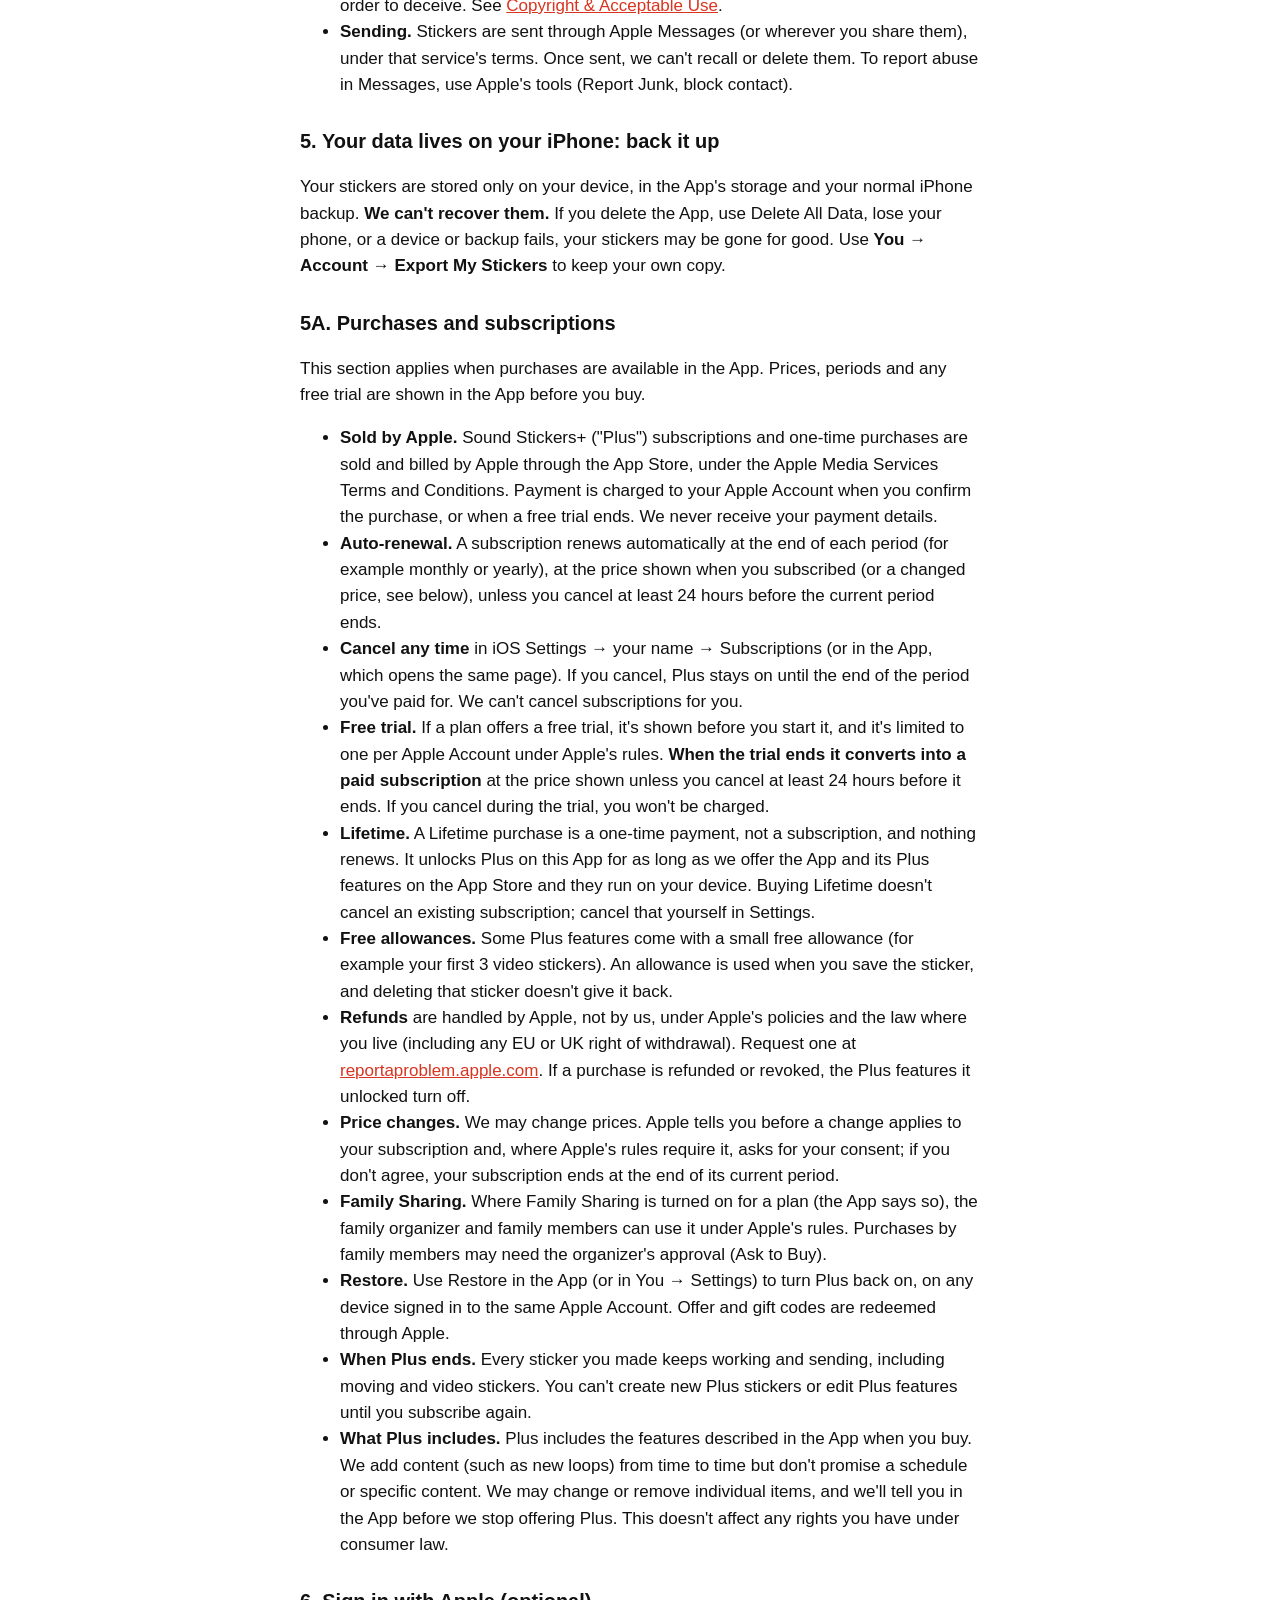
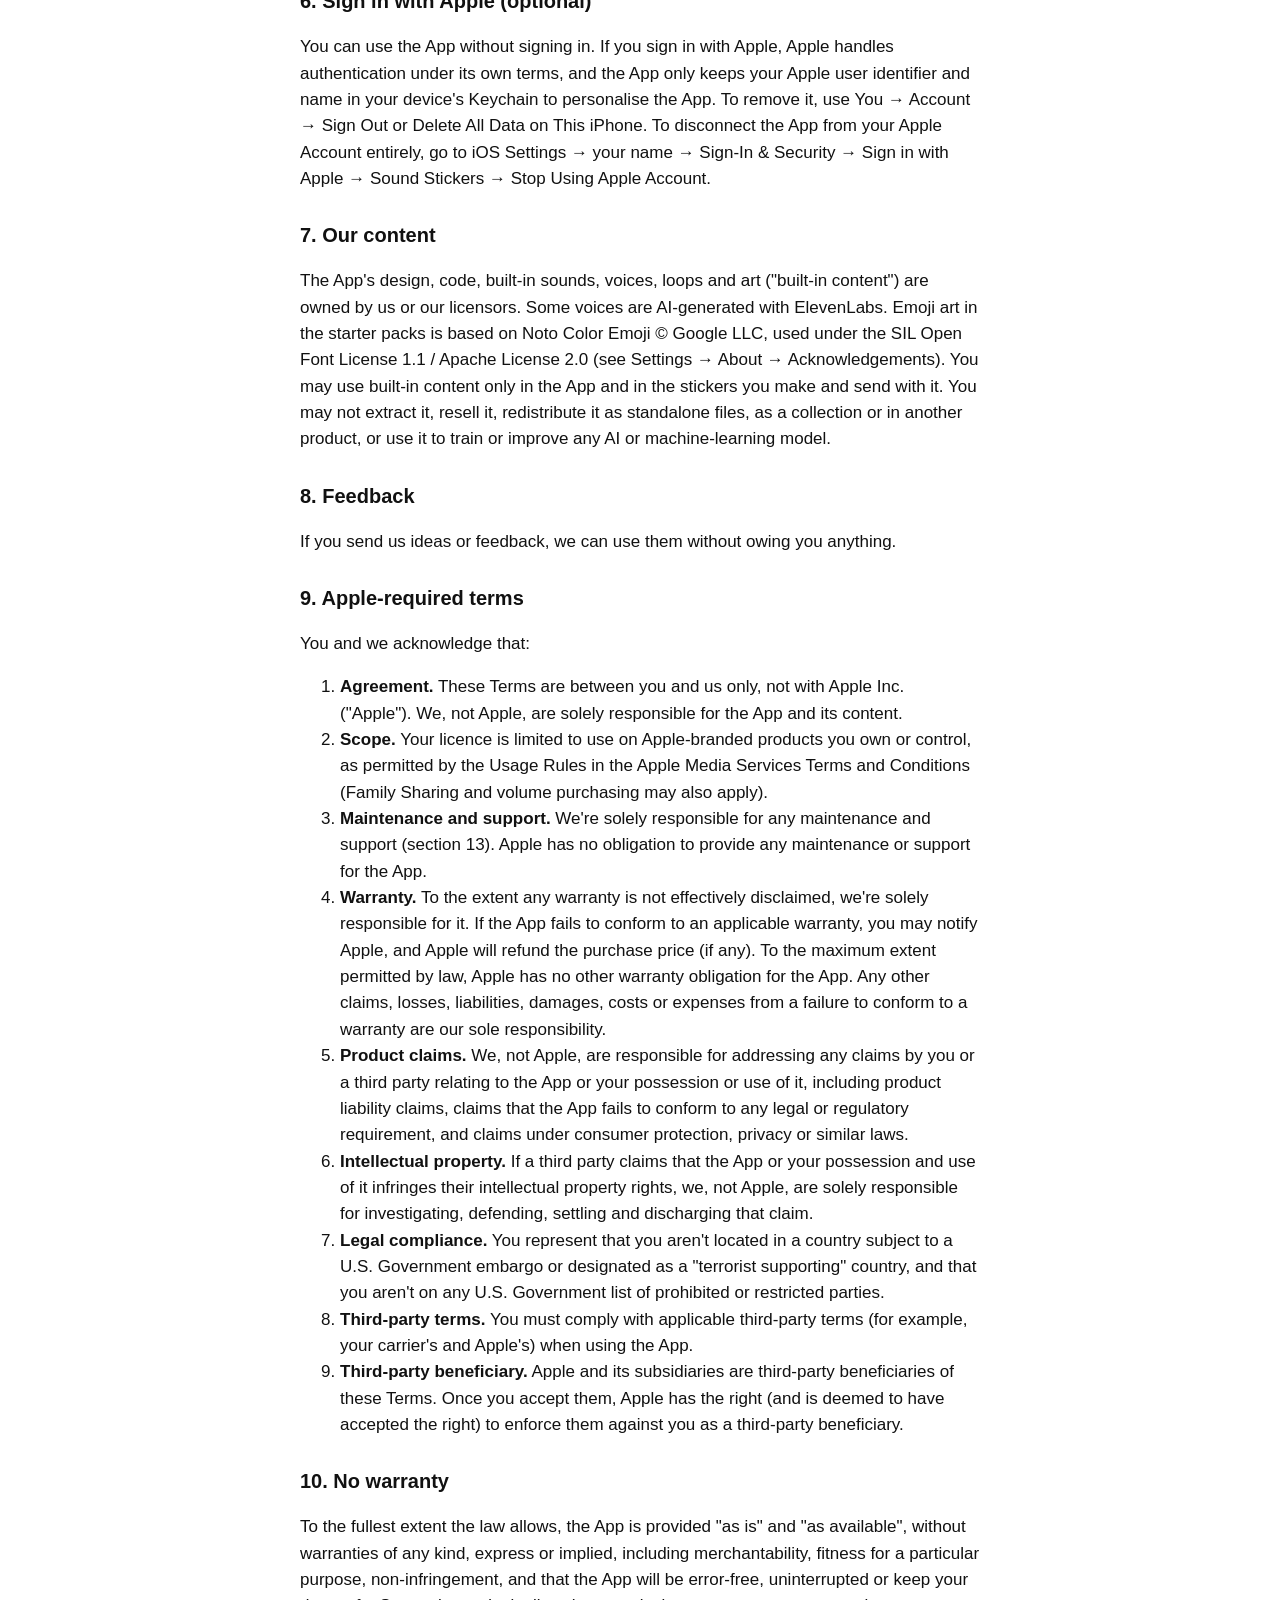
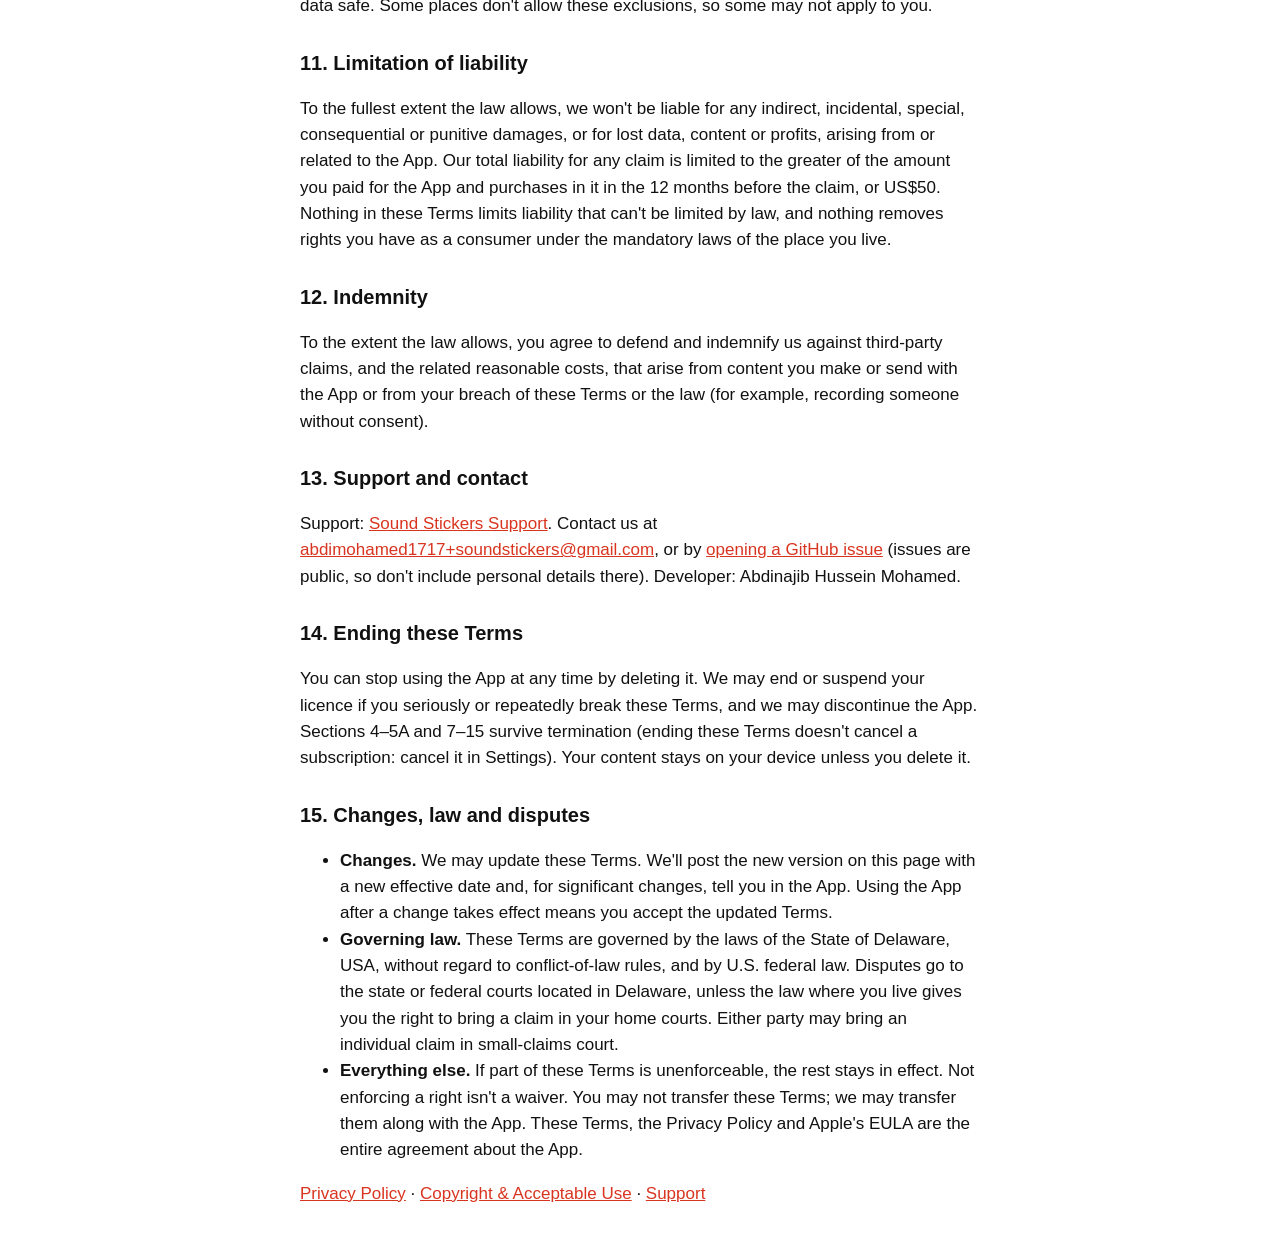
<file: terms.html>
<!doctype html><html lang="en"><head><meta charset="utf-8"><meta name="viewport" content="width=device-width,initial-scale=1"><title>Sound Stickers: Terms of Use</title><link rel="stylesheet" href="style.css"></head><body>
<h1>Terms of Use</h1><p class="muted">Sound Stickers for iPhone and iMessage · Effective October 21, 2026</p>
<p>These Terms of Use ("Terms") are an agreement between you and Abdinajib Hussein Mohamed, the individual developer of Sound Stickers ("we", "us"), for the Sound Stickers iPhone app and its iMessage extension (the "App"). By downloading or using the App, you agree to these Terms. If you don't agree, don't use the App.</p>
<h2>1. The App, in short</h2><p>Sound Stickers lets you record or import a short sound, add art and effects, and send it as a video sticker in Apple Messages, or turn a short video or animation into a sound sticker. Some features need a Sound Stickers+ subscription or purchase (section 5A). Everything you make is stored on your iPhone. We don't run servers that store your content, and we don't have accounts on our side.</p>
<h2>2. Apple's licence and these Terms</h2><ul>
<li>You get the App from Apple's App Store. Your licence to use it is the <a href="https://www.apple.com/legal/internet-services/itunes/dev/stdeula/">Licensed Application End User License Agreement</a> ("Apple's EULA") plus these Terms. If they conflict, Apple's EULA governs your licence and these Terms govern everything else.</li>
<li>We grant you a personal, non-transferable, non-exclusive, revocable licence to use the App on Apple-branded devices you own or control, as permitted by the Usage Rules in Apple's Media Services Terms and Conditions.</li>
<li>You may not copy (except as the Usage Rules allow), reverse-engineer, modify, resell or redistribute the App, or remove its notices, except where the law allows it.</li></ul>
<h2>3. Who can use it</h2><p>You must be at least 13 to use the App. If you're under 18 (or the age of majority where you live), a parent or guardian should review these Terms with you. Children under 13 may use the App only with a parent's or guardian's permission and supervision. The App doesn't collect personal information from anyone (see the <a href="privacy.html">Privacy Policy</a>).</p>
<h2>4. Your content and your responsibility</h2><p>"Your content" means the sounds, recordings, photos, videos, captions and stickers you make or import.</p><ul>
<li><b>You own your content.</b> We don't receive it and claim no rights in it.</li>
<li><b>Consent to record.</b> Only record people who know and agree. In many places, including California, Florida, Illinois, Maryland, Massachusetts, Pennsylvania and Washington, recording a private conversation without everyone's consent is illegal. You're responsible for following the recording laws where you and the people you record are.</li>
<li><b>Rights to use.</b> Only import or use sounds, music, video and images that you made or have permission to use. Don't use other people's voices or likenesses in ways they wouldn't agree to.</li>
<li><b>Video stickers.</b> Only use video you filmed or have permission to use. You need the rights to everything in it: the footage, the <b>people</b> who appear in it (they should agree to being in a sticker), and any <b>music</b> or audio playing in it. Don't upload or use other people's content, such as clips of films, TV, sports, games, music videos or other people's social media posts, unless you have the rights to it. We don't receive your videos: they're processed and stored on your iPhone, and they leave it only when you send or export a sticker.</li>
<li><b>Don't use the App to make or send content that</b> is illegal; infringes someone's copyright, trademark, privacy or publicity rights; harasses, bullies, threatens or humiliates anyone; is sexual content involving minors; shares someone's intimate images without consent; promotes violence or hate; or impersonates someone in order to deceive. See <a href="copyright.html">Copyright &amp; Acceptable Use</a>.</li>
<li><b>Sending.</b> Stickers are sent through Apple Messages (or wherever you share them), under that service's terms. Once sent, we can't recall or delete them. To report abuse in Messages, use Apple's tools (Report Junk, block contact).</li></ul>
<h2>5. Your data lives on your iPhone: back it up</h2><p>Your stickers are stored only on your device, in the App's storage and your normal iPhone backup. <b>We can't recover them.</b> If you delete the App, use Delete All Data, lose your phone, or a device or backup fails, your stickers may be gone for good. Use <b>You → Account → Export My Stickers</b> to keep your own copy.</p>
<h2 id="purchases">5A. Purchases and subscriptions</h2><p>This section applies when purchases are available in the App. Prices, periods and any free trial are shown in the App before you buy.</p><ul>
<li><b>Sold by Apple.</b> Sound Stickers+ ("Plus") subscriptions and one-time purchases are sold and billed by Apple through the App Store, under the Apple Media Services Terms and Conditions. Payment is charged to your Apple Account when you confirm the purchase, or when a free trial ends. We never receive your payment details.</li>
<li><b>Auto-renewal.</b> A subscription renews automatically at the end of each period (for example monthly or yearly), at the price shown when you subscribed (or a changed price, see below), unless you cancel at least 24 hours before the current period ends.</li>
<li><b>Cancel any time</b> in iOS Settings → your name → Subscriptions (or in the App, which opens the same page). If you cancel, Plus stays on until the end of the period you've paid for. We can't cancel subscriptions for you.</li>
<li><b>Free trial.</b> If a plan offers a free trial, it's shown before you start it, and it's limited to one per Apple Account under Apple's rules. <b>When the trial ends it converts into a paid subscription</b> at the price shown unless you cancel at least 24 hours before it ends. If you cancel during the trial, you won't be charged.</li>
<li><b>Lifetime.</b> A Lifetime purchase is a one-time payment, not a subscription, and nothing renews. It unlocks Plus on this App for as long as we offer the App and its Plus features on the App Store and they run on your device. Buying Lifetime doesn't cancel an existing subscription; cancel that yourself in Settings.</li>
<li><b>Free allowances.</b> Some Plus features come with a small free allowance (for example your first 3 video stickers). An allowance is used when you save the sticker, and deleting that sticker doesn't give it back.</li>
<li><b>Refunds</b> are handled by Apple, not by us, under Apple's policies and the law where you live (including any EU or UK right of withdrawal). Request one at <a href="https://reportaproblem.apple.com">reportaproblem.apple.com</a>. If a purchase is refunded or revoked, the Plus features it unlocked turn off.</li>
<li><b>Price changes.</b> We may change prices. Apple tells you before a change applies to your subscription and, where Apple's rules require it, asks for your consent; if you don't agree, your subscription ends at the end of its current period.</li>
<li><b>Family Sharing.</b> Where Family Sharing is turned on for a plan (the App says so), the family organizer and family members can use it under Apple's rules. Purchases by family members may need the organizer's approval (Ask to Buy).</li>
<li><b>Restore.</b> Use Restore in the App (or in You → Settings) to turn Plus back on, on any device signed in to the same Apple Account. Offer and gift codes are redeemed through Apple.</li>
<li><b>When Plus ends.</b> Every sticker you made keeps working and sending, including moving and video stickers. You can't create new Plus stickers or edit Plus features until you subscribe again.</li>
<li><b>What Plus includes.</b> Plus includes the features described in the App when you buy. We add content (such as new loops) from time to time but don't promise a schedule or specific content. We may change or remove individual items, and we'll tell you in the App before we stop offering Plus. This doesn't affect any rights you have under consumer law.</li></ul>
<h2>6. Sign in with Apple (optional)</h2><p>You can use the App without signing in. If you sign in with Apple, Apple handles authentication under its own terms, and the App only keeps your Apple user identifier and name in your device's Keychain to personalise the App. To remove it, use You → Account → Sign Out or Delete All Data on This iPhone. To disconnect the App from your Apple Account entirely, go to iOS Settings → your name → Sign-In &amp; Security → Sign in with Apple → Sound Stickers → Stop Using Apple Account.</p>
<h2>7. Our content</h2><p>The App's design, code, built-in sounds, voices, loops and art ("built-in content") are owned by us or our licensors. Some voices are AI-generated with ElevenLabs. Emoji art in the starter packs is based on Noto Color Emoji © Google LLC, used under the SIL Open Font License 1.1 / Apache License 2.0 (see Settings → About → Acknowledgements). You may use built-in content only in the App and in the stickers you make and send with it. You may not extract it, resell it, redistribute it as standalone files, as a collection or in another product, or use it to train or improve any AI or machine-learning model.</p>
<h2>8. Feedback</h2><p>If you send us ideas or feedback, we can use them without owing you anything.</p>
<h2>9. Apple-required terms</h2><p>You and we acknowledge that:</p><ol>
<li><b>Agreement.</b> These Terms are between you and us only, not with Apple Inc. ("Apple"). We, not Apple, are solely responsible for the App and its content.</li>
<li><b>Scope.</b> Your licence is limited to use on Apple-branded products you own or control, as permitted by the Usage Rules in the Apple Media Services Terms and Conditions (Family Sharing and volume purchasing may also apply).</li>
<li><b>Maintenance and support.</b> We're solely responsible for any maintenance and support (section 13). Apple has no obligation to provide any maintenance or support for the App.</li>
<li><b>Warranty.</b> To the extent any warranty is not effectively disclaimed, we're solely responsible for it. If the App fails to conform to an applicable warranty, you may notify Apple, and Apple will refund the purchase price (if any). To the maximum extent permitted by law, Apple has no other warranty obligation for the App. Any other claims, losses, liabilities, damages, costs or expenses from a failure to conform to a warranty are our sole responsibility.</li>
<li><b>Product claims.</b> We, not Apple, are responsible for addressing any claims by you or a third party relating to the App or your possession or use of it, including product liability claims, claims that the App fails to conform to any legal or regulatory requirement, and claims under consumer protection, privacy or similar laws.</li>
<li><b>Intellectual property.</b> If a third party claims that the App or your possession and use of it infringes their intellectual property rights, we, not Apple, are solely responsible for investigating, defending, settling and discharging that claim.</li>
<li><b>Legal compliance.</b> You represent that you aren't located in a country subject to a U.S. Government embargo or designated as a "terrorist supporting" country, and that you aren't on any U.S. Government list of prohibited or restricted parties.</li>
<li><b>Third-party terms.</b> You must comply with applicable third-party terms (for example, your carrier's and Apple's) when using the App.</li>
<li><b>Third-party beneficiary.</b> Apple and its subsidiaries are third-party beneficiaries of these Terms. Once you accept them, Apple has the right (and is deemed to have accepted the right) to enforce them against you as a third-party beneficiary.</li></ol>
<h2>10. No warranty</h2><p>To the fullest extent the law allows, the App is provided "as is" and "as available", without warranties of any kind, express or implied, including merchantability, fitness for a particular purpose, non-infringement, and that the App will be error-free, uninterrupted or keep your data safe. Some places don't allow these exclusions, so some may not apply to you.</p>
<h2>11. Limitation of liability</h2><p>To the fullest extent the law allows, we won't be liable for any indirect, incidental, special, consequential or punitive damages, or for lost data, content or profits, arising from or related to the App. Our total liability for any claim is limited to the greater of the amount you paid for the App and purchases in it in the 12 months before the claim, or US$50. Nothing in these Terms limits liability that can't be limited by law, and nothing removes rights you have as a consumer under the mandatory laws of the place you live.</p>
<h2>12. Indemnity</h2><p>To the extent the law allows, you agree to defend and indemnify us against third-party claims, and the related reasonable costs, that arise from content you make or send with the App or from your breach of these Terms or the law (for example, recording someone without consent).</p>
<h2>13. Support and contact</h2><p>Support: <a href="support.html">Sound Stickers Support</a>. Contact us at <a href="mailto:abdimohamed1717+soundstickers@gmail.com">abdimohamed1717+soundstickers@gmail.com</a>, or by <a href="https://github.com/Abdi1717/soundstickers-site/issues">opening a GitHub issue</a> (issues are public, so don't include personal details there). Developer: Abdinajib Hussein Mohamed.</p>
<h2>14. Ending these Terms</h2><p>You can stop using the App at any time by deleting it. We may end or suspend your licence if you seriously or repeatedly break these Terms, and we may discontinue the App. Sections 4–5A and 7–15 survive termination (ending these Terms doesn't cancel a subscription: cancel it in Settings). Your content stays on your device unless you delete it.</p>
<h2>15. Changes, law and disputes</h2><ul>
<li><b>Changes.</b> We may update these Terms. We'll post the new version on this page with a new effective date and, for significant changes, tell you in the App. Using the App after a change takes effect means you accept the updated Terms.</li>
<li><b>Governing law.</b> These Terms are governed by the laws of the State of Delaware, USA, without regard to conflict-of-law rules, and by U.S. federal law. Disputes go to the state or federal courts located in Delaware, unless the law where you live gives you the right to bring a claim in your home courts. Either party may bring an individual claim in small-claims court.</li>
<li><b>Everything else.</b> If part of these Terms is unenforceable, the rest stays in effect. Not enforcing a right isn't a waiver. You may not transfer these Terms; we may transfer them along with the App. These Terms, the Privacy Policy and Apple's EULA are the entire agreement about the App.</li></ul>
<p><a href="privacy.html">Privacy Policy</a> · <a href="copyright.html">Copyright &amp; Acceptable Use</a> · <a href="support.html">Support</a></p></body></html>
</file>
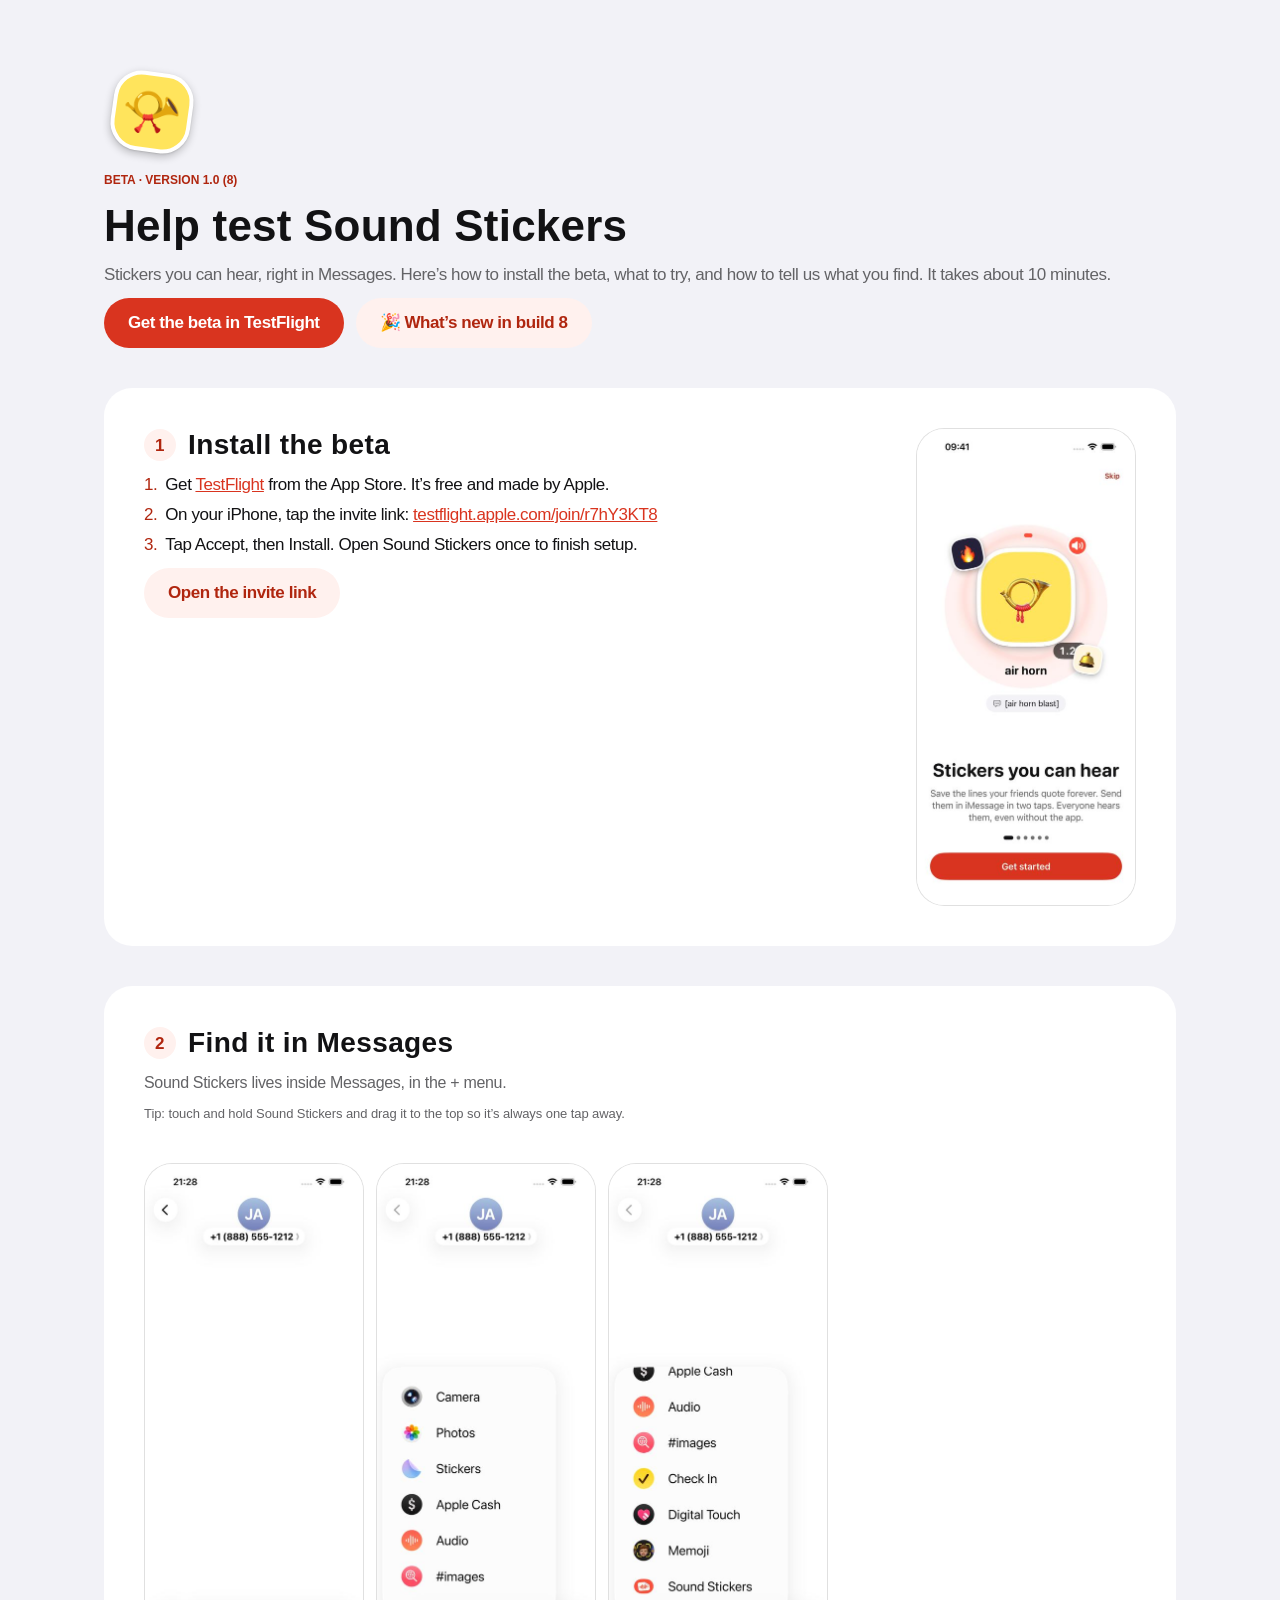
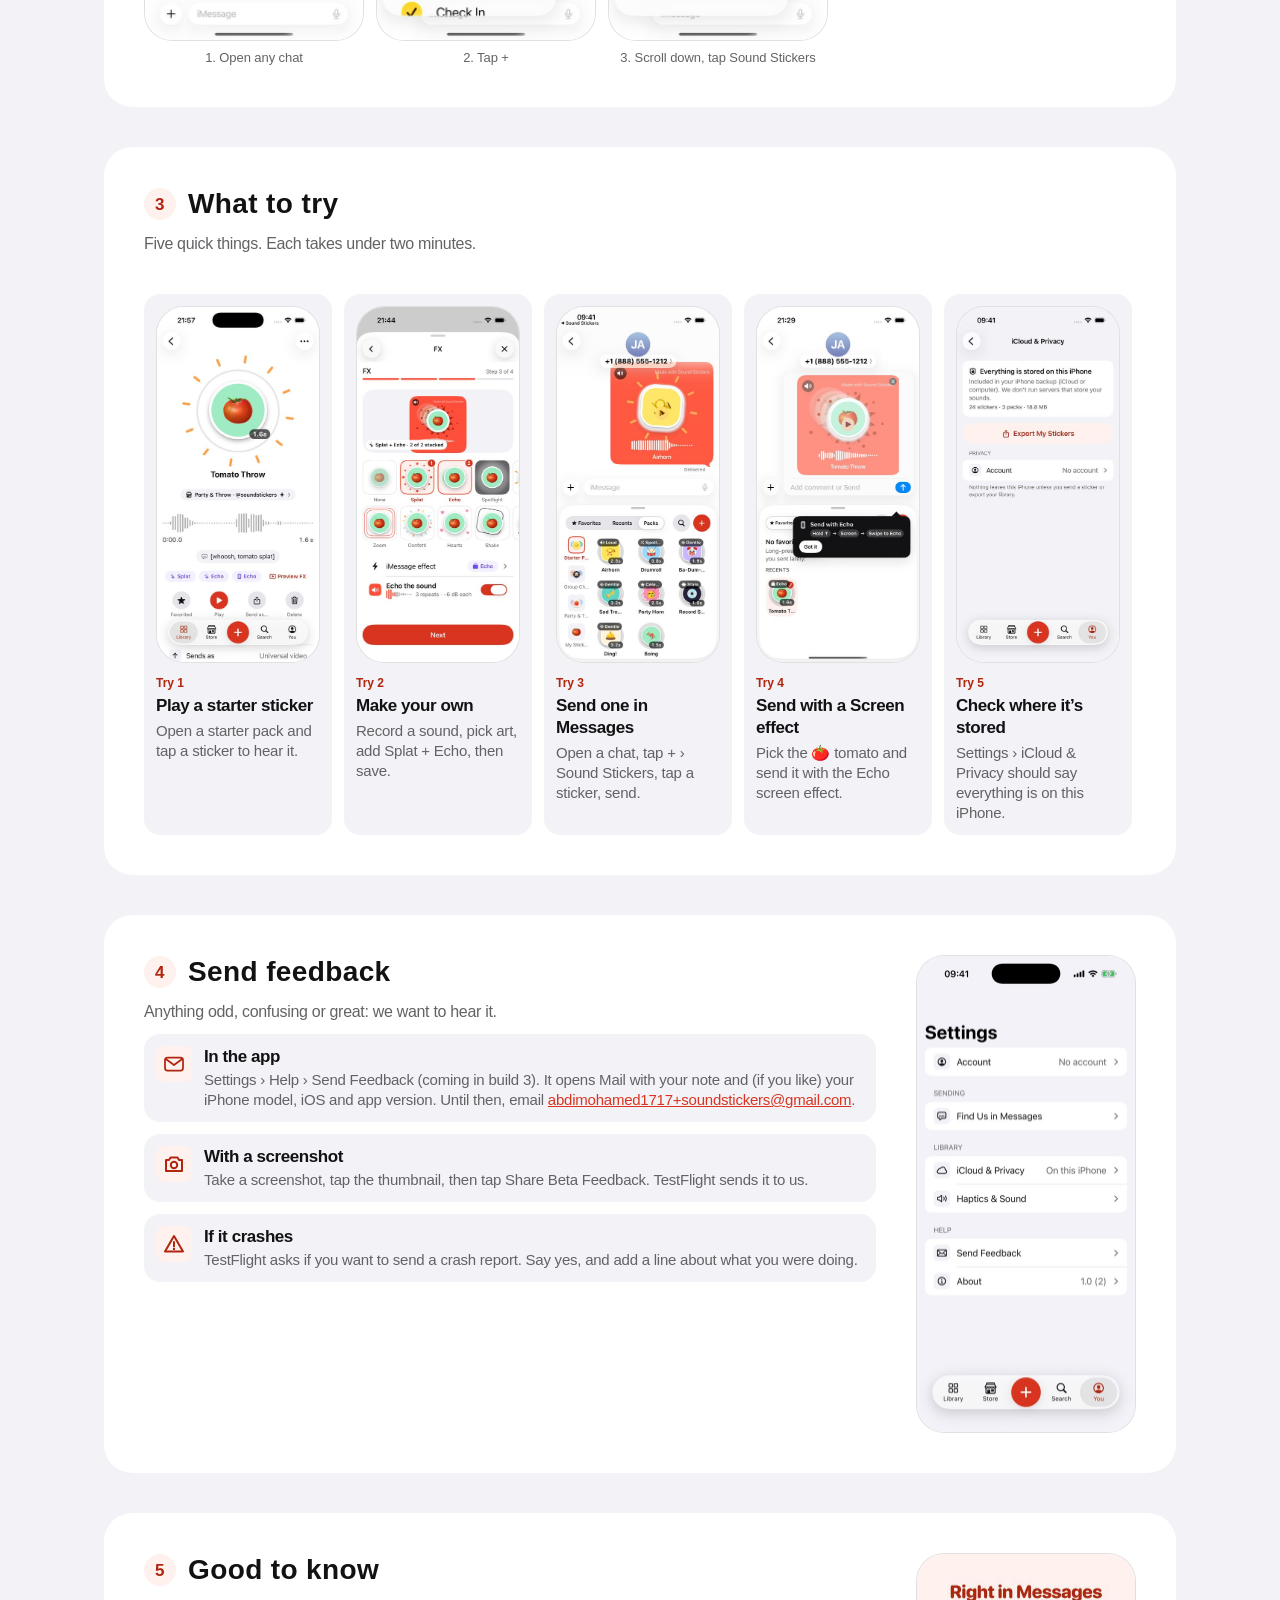
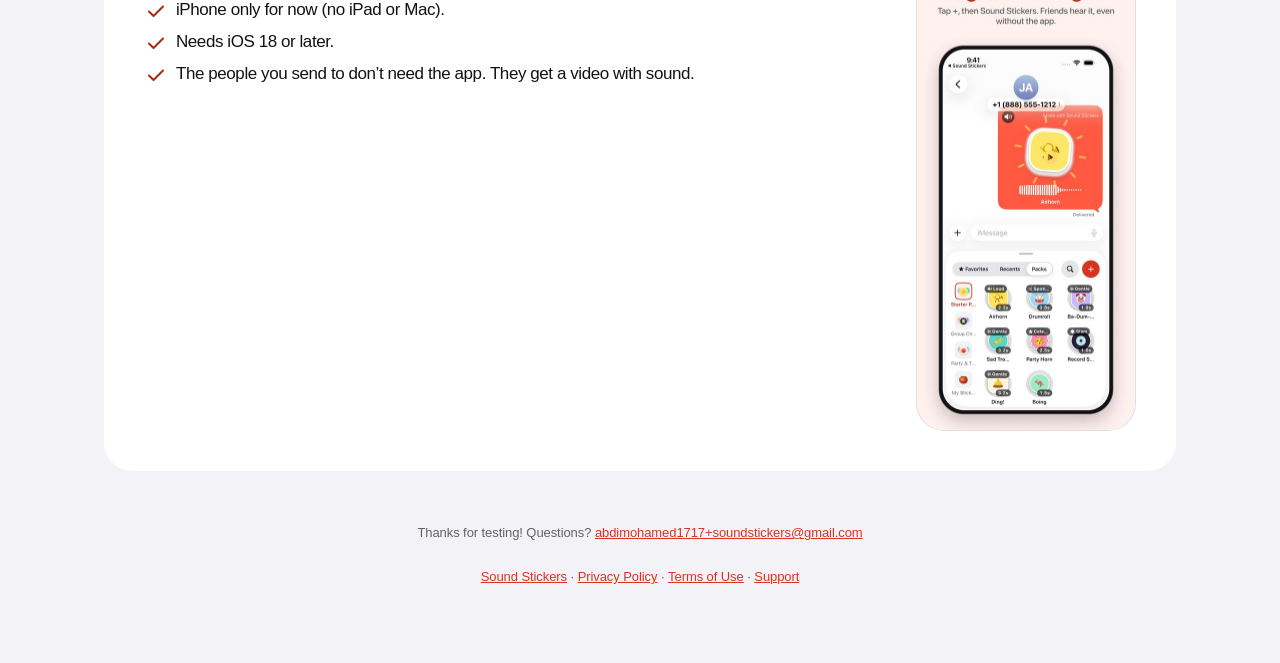
<file: testers.html>
<!doctype html>
<html lang="en">
<head>
<meta charset="utf-8">
<meta name="viewport" content="width=device-width,initial-scale=1,viewport-fit=cover">
<title>Sound Stickers: beta tester guide</title>
<meta name="description" content="How to install the Sound Stickers beta with TestFlight, find it in Messages, what to try, and how to send feedback.">
<meta name="robots" content="noindex">
<meta name="theme-color" content="#F2F2F7" media="(prefers-color-scheme: light)">
<meta name="theme-color" content="#000000" media="(prefers-color-scheme: dark)">
<link rel="icon" href="favicon.ico" sizes="32x32">
<link rel="icon" type="image/png" sizes="32x32" href="assets/favicon-32.png">
<link rel="apple-touch-icon" href="assets/apple-touch-icon.png">
<meta property="og:type" content="website">
<meta property="og:title" content="Help test Sound Stickers">
<meta property="og:description" content="Install the beta, try five things, and tell us what you find. About 10 minutes.">
<meta property="og:url" content="https://abdi1717.github.io/soundstickers-site/testers.html">
<meta property="og:image" content="https://abdi1717.github.io/soundstickers-site/assets/og.png">
<meta name="twitter:card" content="summary_large_image">
<style>
/* Tokens from the Figma DS (ss/*). Badge and icon tiles stay light in dark mode so the #B0260F icons keep their contrast. */
:root{
  --bg:#F2F2F7;--card:#FFFFFF;--inset:#F2F2F7;--text:#121214;--text-2:#636366;
  --accent:#D9341F;--accent-text:#B0260F;--accent-subtle:#FFF1EE;--on-accent:#FFFFFF;
  --hairline:rgba(0,0,0,.12);--lemon:#FFE45C;--link:#D9341F;
  color-scheme:light dark;
}
@media (prefers-color-scheme:dark){
  :root{--bg:#000000;--card:#1C1C1E;--inset:#2C2C2E;--text:#F5F5F7;--text-2:#AEAEB2;
    --accent-text:#FF8A75;--hairline:rgba(255,255,255,.16);--link:#FF7A66}
}
*{box-sizing:border-box}
html{-webkit-text-size-adjust:100%}
body{margin:0;background:var(--bg);color:var(--text);
  font:17px/22px -apple-system,BlinkMacSystemFont,"SF Pro Text","Helvetica Neue",Helvetica,Arial,sans-serif;letter-spacing:-.43px}
img{display:block}
a{color:var(--link)}
:focus-visible{outline:3px solid var(--link);outline-offset:3px;border-radius:6px}
p{margin:0}

.page{max-width:1200px;margin:0 auto;padding:32px 16px;display:flex;flex-direction:column;gap:24px}

/* Hero */
.hero{display:flex;flex-direction:column;gap:12px;align-items:flex-start}
.art{position:relative;width:72px;height:72px;display:grid;place-items:center}
.art::before{content:"";position:absolute;inset:6px;background:var(--lemon);border:3px solid #fff;border-radius:22px;transform:rotate(8deg);
  box-shadow:0 .6px 1.2px rgba(0,0,0,.12),0 2.4px 6px rgba(0,0,0,.24)}
.art span{position:relative;font-size:36px;line-height:1}
.eyebrow{font-size:12px;line-height:16px;font-weight:600;letter-spacing:0;color:var(--accent-text)}
h1{margin:0;font:700 34px/41px ui-rounded,"SF Pro Rounded",-apple-system,BlinkMacSystemFont,sans-serif;letter-spacing:.3px}
.lede{color:var(--text-2)}

.btn{display:inline-flex;align-items:center;justify-content:center;height:50px;padding:0 24px;border-radius:999px;font-weight:600;text-decoration:none;white-space:nowrap}
.btn.primary{background:var(--accent);color:var(--on-accent)}
.btn.secondary{background:var(--accent-subtle);color:#B0260F}
.btn:hover{filter:brightness(.95)}
.cta-row{display:flex;flex-wrap:wrap;gap:12px}

/* Cards */
.card{background:var(--card);border-radius:28px;padding:20px;display:flex;flex-direction:column;gap:16px}
.copy{display:flex;flex-direction:column;gap:12px;align-items:flex-start;min-width:0}
h2{margin:0;display:flex;align-items:center;gap:12px;font-size:22px;line-height:28px;font-weight:700;letter-spacing:-.26px}
.badge{flex:none;width:32px;height:32px;border-radius:50%;background:var(--accent-subtle);color:#B0260F;display:grid;place-items:center;font-size:17px;font-weight:600}
.callout{font-size:16px;line-height:21px;letter-spacing:-.31px;color:var(--text-2)}
.foot{font-size:13px;line-height:18px;letter-spacing:-.08px;color:var(--text-2)}

ol.steps{list-style:none;margin:0;padding:0;display:flex;flex-direction:column;gap:8px;counter-reset:n}
ol.steps li{display:flex;gap:8px;counter-increment:n}
ol.steps li::before{content:counter(n) ".";color:var(--accent-text)}
ol.steps a,.sub a,footer a{overflow-wrap:anywhere}

.shot{border:1px solid var(--hairline);border-radius:28px;overflow:hidden;background:#fff;flex:none}
.shot img{width:100%;height:100%;object-fit:cover}
.shot.lg{width:150px;height:326px}
.shot.md{border-radius:16px}

.shots{list-style:none;margin:0;padding:0;display:flex;gap:12px;width:100%}
.shots li{flex:1 1 0;max-width:98px;display:flex;flex-direction:column;gap:8px}
.shots .shot{width:100%;aspect-ratio:98/213}
.shots p{text-align:center}

.tries{list-style:none;margin:0;padding:0;display:flex;flex-direction:column;gap:12px}
.try{background:var(--inset);border-radius:16px;padding:12px;display:flex;gap:12px;align-items:flex-start}
.try .shot{width:84px;height:183px}
.try .t-copy{display:flex;flex-direction:column;gap:4px;min-width:0}
.try h3,.way h3{margin:0;font-size:17px;line-height:22px;font-weight:600}
.sub{font-size:15px;line-height:20px;letter-spacing:-.23px;color:var(--text-2)}

.ways{list-style:none;margin:0;padding:0;display:flex;flex-direction:column;gap:12px;width:100%}
.way{background:var(--inset);border-radius:16px;padding:12px;display:flex;gap:12px;align-items:flex-start}
.tile{flex:none;width:36px;height:36px;border-radius:8px;background:var(--accent-subtle);display:grid;place-items:center}
.way .w-copy{display:flex;flex-direction:column;gap:2px;min-width:0}

ul.limits{list-style:none;margin:0;padding:0;display:flex;flex-direction:column;gap:8px}
ul.limits li{display:flex;gap:8px;align-items:flex-start}
.check{flex:none;width:24px;height:24px;border-radius:6px}
@media (prefers-color-scheme:dark){.check{background:var(--accent-subtle)}}

footer{text-align:center;display:flex;flex-direction:column;gap:0}
footer a{display:inline-block;padding:13px 0}

/* Desktop: 1200 frame */
@media (min-width:760px){
  .page{padding:64px;gap:40px}
  .art{width:96px;height:96px}
  .art::before{inset:8px;border-width:4px;border-radius:28px;box-shadow:0 .8px 1.6px rgba(0,0,0,.12),0 3.2px 8px rgba(0,0,0,.24)}
  .art span{font-size:48px}
  h1{font-size:44px;line-height:52px;letter-spacing:.2px}
  .card{padding:40px;gap:40px}
  .card.row{flex-direction:row;align-items:flex-start}
  .card.row .copy{flex:1}
  h2{font-size:28px;line-height:34px;letter-spacing:.38px}
  .shot.lg{width:220px;height:478px}
  .shots{width:auto}
  .shots li{flex:0 1 220px;min-width:0;max-width:none}
  .shots .shot{border-radius:28px;aspect-ratio:220/478}
  .tries{flex-direction:row;flex-wrap:wrap}
  .try{flex-direction:column;width:188px}
  .try .shot{width:164px;height:357px;border-radius:28px}
}
</style>
</head>
<body>
<main class="page">

<header class="hero" aria-labelledby="title">
  <div class="art" aria-hidden="true"><span>📯</span></div>
  <p class="eyebrow">BETA · VERSION 1.0 (8)</p>
  <h1 id="title">Help test Sound Stickers</h1>
  <p class="lede">Stickers you can hear, right in Messages. Here’s how to install the beta, what to try, and how to tell us what you find. It takes about 10 minutes.</p>
  <div class="cta-row">
    <a class="btn primary" href="https://testflight.apple.com/join/r7hY3KT8">Get the beta in TestFlight</a>
    <a class="btn secondary" href="whats-new.html">🎉 What’s new in build 8</a>
  </div>
</header>

<section class="card row" aria-labelledby="s1">
  <div class="copy">
    <h2 id="s1"><span class="badge" aria-hidden="true">1</span>Install the beta</h2>
    <ol class="steps">
      <li><span>Get <a href="https://apps.apple.com/app/testflight/id899247664">TestFlight</a> from the App Store. It’s free and made by Apple.</span></li>
      <li><span>On your iPhone, tap the invite link: <a href="https://testflight.apple.com/join/r7hY3KT8">testflight.apple.com/join/r7hY3KT8</a></span></li>
      <li><span>Tap Accept, then Install. Open Sound Stickers once to finish setup.</span></li>
    </ol>
    <a class="btn secondary" href="https://testflight.apple.com/join/r7hY3KT8">Open the invite link</a>
  </div>
  <div class="shot lg"><img src="assets/testers/first-launch.jpg" width="440" height="957" loading="lazy" alt="The app's first screen: an air horn sticker with the title Stickers you can hear and a Get started button."></div>
</section>

<section class="card" aria-labelledby="s2">
  <div class="copy">
    <h2 id="s2"><span class="badge" aria-hidden="true">2</span>Find it in Messages</h2>
    <p class="callout">Sound Stickers lives inside Messages, in the + menu.</p>
    <p class="foot">Tip: touch and hold Sound Stickers and drag it to the top so it’s always one tap away.</p>
  </div>
  <ol class="shots">
    <li><div class="shot md"><img src="assets/testers/find-1.jpg" width="440" height="957" loading="lazy" alt="An empty Messages conversation."></div><p class="foot">1. Open any chat</p></li>
    <li><div class="shot md"><img src="assets/testers/find-2.jpg" width="440" height="957" loading="lazy" alt="The + menu open, listing Camera, Photos, Stickers and more."></div><p class="foot">2. Tap +</p></li>
    <li><div class="shot md"><img src="assets/testers/find-3.jpg" width="440" height="957" loading="lazy" alt="The + menu scrolled down, with Sound Stickers at the bottom."></div><p class="foot">3. Scroll down, tap Sound Stickers</p></li>
  </ol>
</section>

<section class="card" aria-labelledby="s3">
  <div class="copy">
    <h2 id="s3"><span class="badge" aria-hidden="true">3</span>What to try</h2>
    <p class="callout">Five quick things. Each takes under two minutes.</p>
  </div>
  <ol class="tries">
    <li class="try"><div class="shot md"><img src="assets/testers/try-1.jpg" width="440" height="957" loading="lazy" alt="A Tomato Throw sticker open in the app with a waveform, its caption and a Play button."></div>
      <div class="t-copy"><p class="eyebrow">Try 1</p><h3>Play a starter sticker</h3><p class="sub">Open a starter pack and tap a sticker to hear it.</p></div></li>
    <li class="try"><div class="shot md"><img src="assets/testers/try-2.jpg" width="440" height="957" loading="lazy" alt="The FX step with Splat and Echo stacked on a tomato sticker."></div>
      <div class="t-copy"><p class="eyebrow">Try 2</p><h3>Make your own</h3><p class="sub">Record a sound, pick art, add Splat + Echo, then save.</p></div></li>
    <li class="try"><div class="shot md"><img src="assets/testers/try-3.jpg" width="440" height="957" loading="lazy" alt="An air horn sound sticker sent in a Messages chat, with the Sound Stickers drawer open below."></div>
      <div class="t-copy"><p class="eyebrow">Try 3</p><h3>Send one in Messages</h3><p class="sub">Open a chat, tap + › Sound Stickers, tap a sticker, send.</p></div></li>
    <li class="try"><div class="shot md"><img src="assets/testers/try-4.jpg" width="440" height="957" loading="lazy" alt="A tomato sticker placed in the message field with the tip Send with Echo: hold Send, tap Screen, swipe to Echo."></div>
      <div class="t-copy"><p class="eyebrow">Try 4</p><h3>Send with a Screen effect</h3><p class="sub">Pick the 🍅 tomato and send it with the Echo screen effect.</p></div></li>
    <li class="try"><div class="shot md"><img src="assets/testers/try-5.jpg" width="440" height="957" loading="lazy" alt="The iCloud and Privacy screen saying Everything is stored on this iPhone, with an Export My Stickers button."></div>
      <div class="t-copy"><p class="eyebrow">Try 5</p><h3>Check where it’s stored</h3><p class="sub">Settings › iCloud &amp; Privacy should say everything is on this iPhone.</p></div></li>
  </ol>
</section>

<section class="card row" aria-labelledby="s4">
  <div class="copy">
    <h2 id="s4"><span class="badge" aria-hidden="true">4</span>Send feedback</h2>
    <p class="callout">Anything odd, confusing or great: we want to hear it.</p>
    <ul class="ways">
      <li class="way"><span class="tile"><img src="assets/testers/envelope.svg" width="24" height="24" alt=""></span>
        <div class="w-copy"><h3>In the app</h3><p class="sub">Settings › Help › Send Feedback (coming in build 3). It opens Mail with your note and (if you like) your iPhone model, iOS and app version. Until then, email <a href="mailto:abdimohamed1717+soundstickers@gmail.com?subject=Sound%20Stickers%20beta%20feedback">abdimohamed1717+soundstickers@gmail.com</a>.</p></div></li>
      <li class="way"><span class="tile"><img src="assets/testers/camera.svg" width="24" height="24" alt=""></span>
        <div class="w-copy"><h3>With a screenshot</h3><p class="sub">Take a screenshot, tap the thumbnail, then tap Share Beta Feedback. TestFlight sends it to us.</p></div></li>
      <li class="way"><span class="tile"><img src="assets/testers/triangle.svg" width="24" height="24" alt=""></span>
        <div class="w-copy"><h3>If it crashes</h3><p class="sub">TestFlight asks if you want to send a crash report. Say yes, and add a line about what you were doing.</p></div></li>
    </ul>
  </div>
  <div class="shot lg"><img src="assets/testers/settings.jpg" width="440" height="956" loading="lazy" alt="The app's Settings screen with Account, Find Us in Messages, iCloud and Privacy, Haptics and Sound, and a Help section with Send Feedback and About."></div>
</section>

<section class="card row" aria-labelledby="s5">
  <div class="copy">
    <h2 id="s5"><span class="badge" aria-hidden="true">5</span>Good to know</h2>
    <ul class="limits">
      <li><img class="check" src="assets/testers/checkmark.svg" width="24" height="24" alt=""><span>iPhone only for now (no iPad or Mac).</span></li>
      <li><img class="check" src="assets/testers/checkmark.svg" width="24" height="24" alt=""><span>Needs iOS 18 or later.</span></li>
      <li><img class="check" src="assets/testers/checkmark.svg" width="24" height="24" alt=""><span>The people you send to don’t need the app. They get a video with sound.</span></li>
    </ul>
  </div>
  <div class="shot lg"><img src="assets/testers/friends-see.jpg" width="440" height="956" loading="lazy" alt="Right in Messages: tap +, then Sound Stickers. Friends hear it, even without the app. An iPhone shows a sent air horn sticker."></div>
</section>

<footer>
  <p class="foot">Thanks for testing! Questions? <a href="mailto:abdimohamed1717+soundstickers@gmail.com?subject=Sound%20Stickers%20beta">abdimohamed1717+soundstickers@gmail.com</a></p>
  <p class="foot"><a href="./">Sound Stickers</a> · <a href="privacy.html">Privacy Policy</a> · <a href="terms.html">Terms of Use</a> · <a href="support.html">Support</a></p>
</footer>
</main>
</body>
</html>
</file>
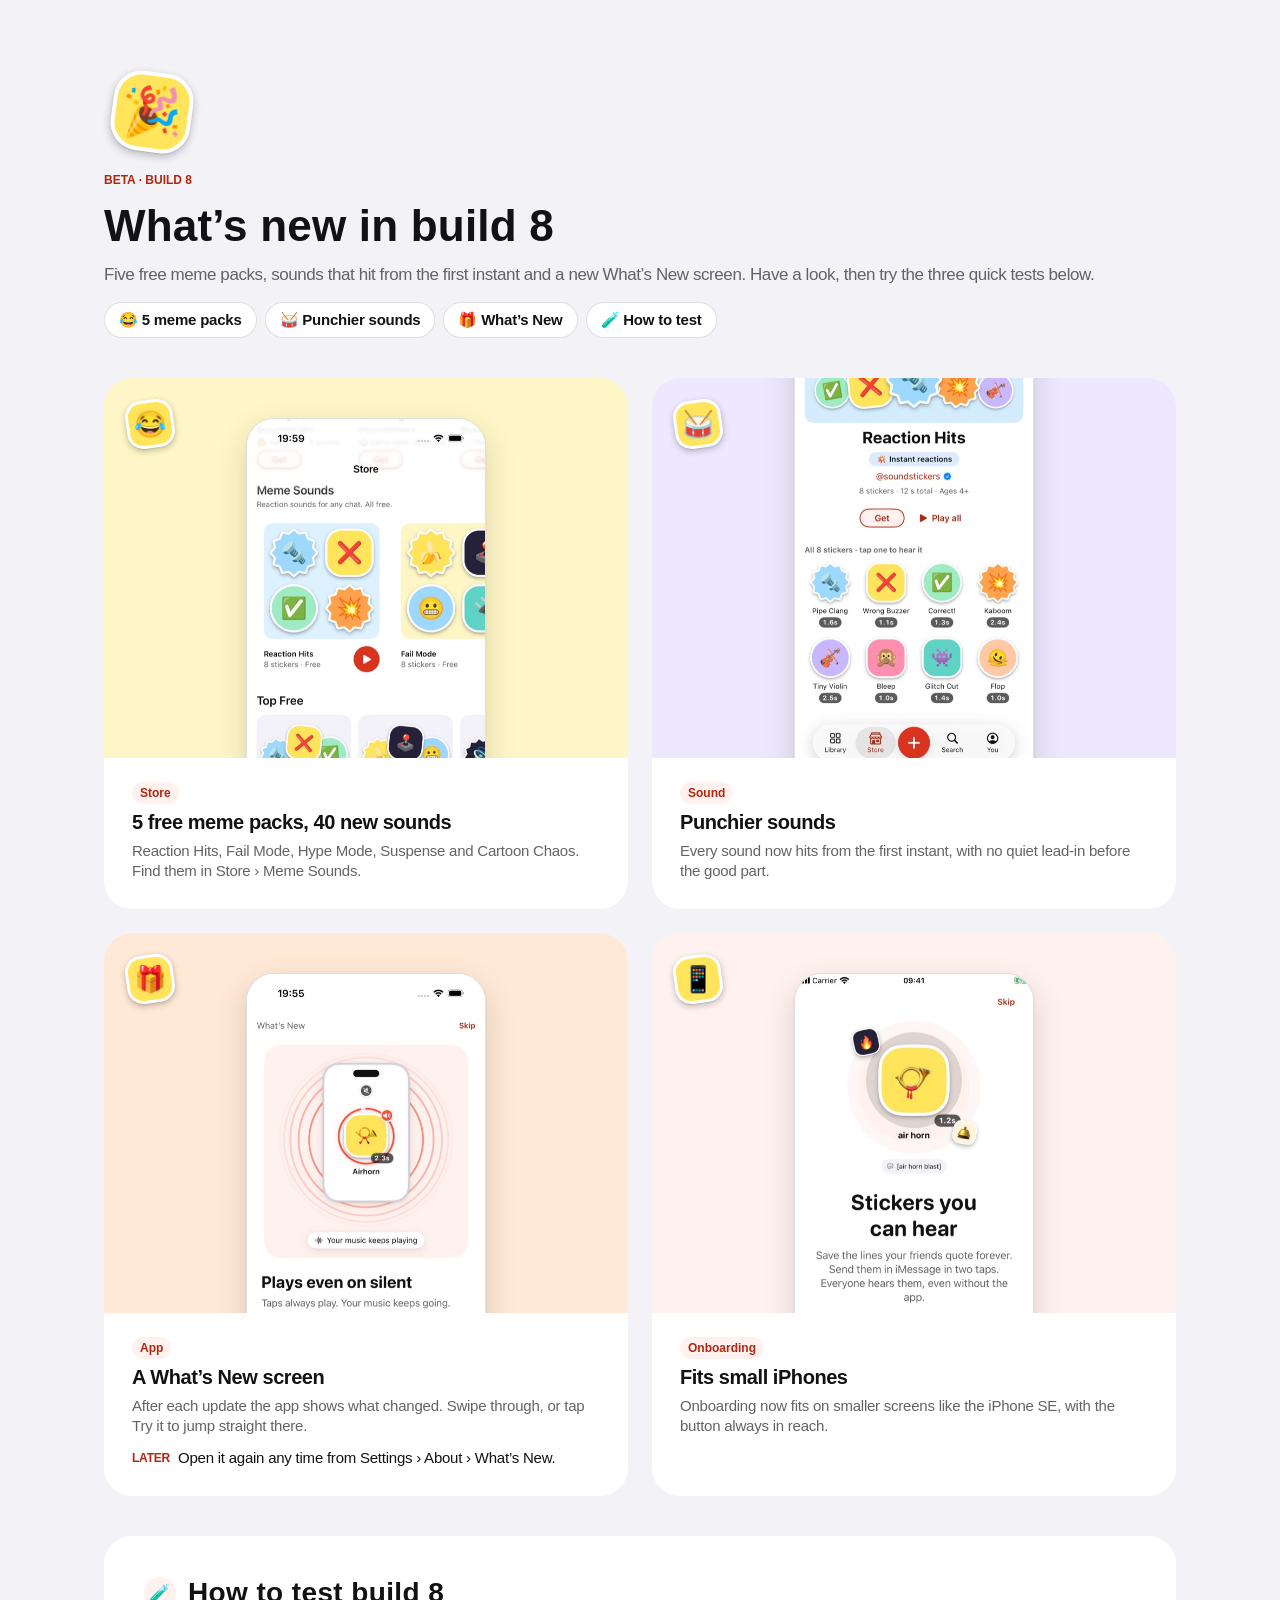
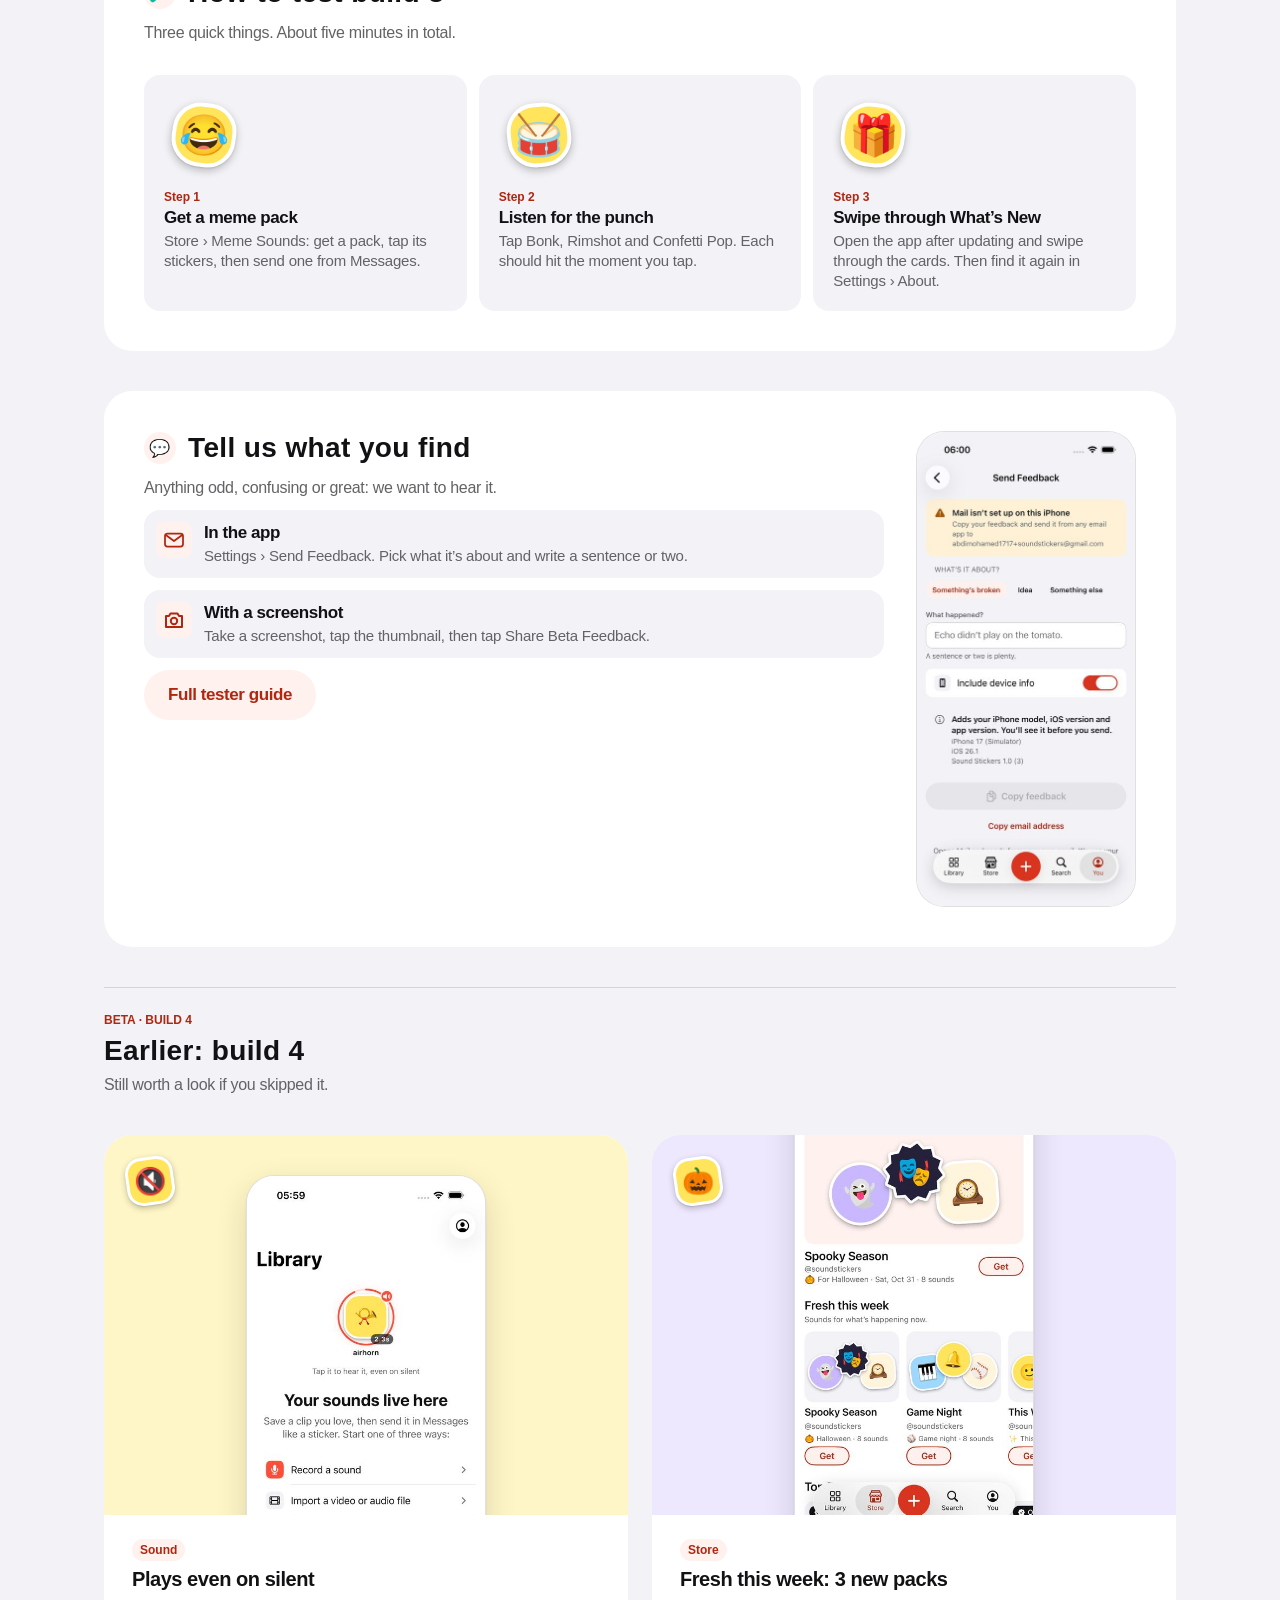
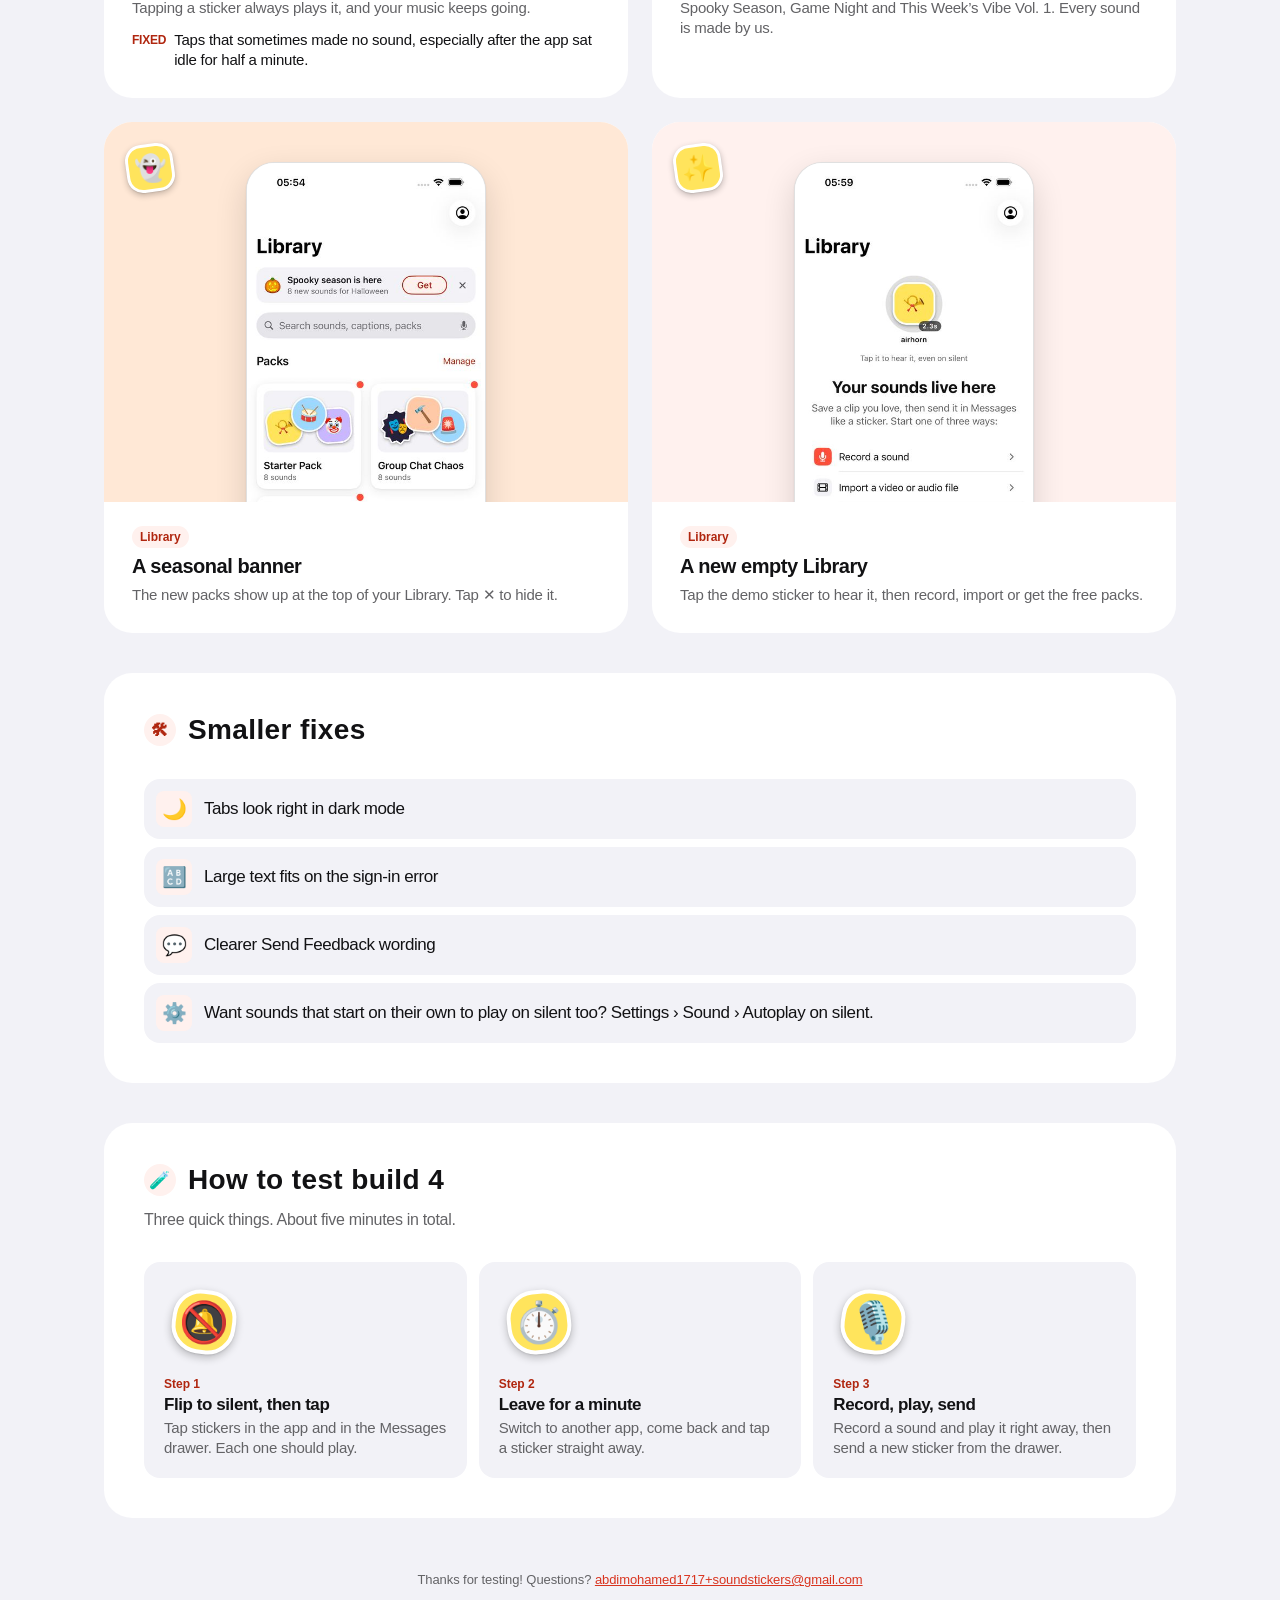
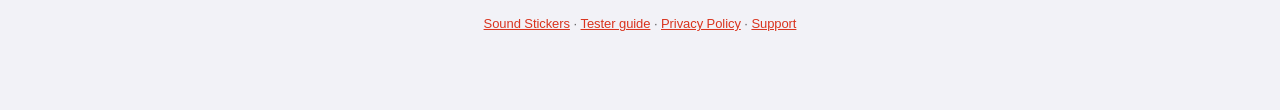
<file: whats-new.html>
<!doctype html>
<html lang="en">
<head>
<meta charset="utf-8">
<meta name="viewport" content="width=device-width,initial-scale=1,viewport-fit=cover">
<title>Sound Stickers: what’s new in build 8</title>
<meta name="description" content="What changed in Sound Stickers beta build 8, with screenshots, and three quick things to test.">
<meta name="robots" content="noindex">
<meta name="theme-color" content="#F2F2F7" media="(prefers-color-scheme: light)">
<meta name="theme-color" content="#000000" media="(prefers-color-scheme: dark)">
<link rel="icon" href="favicon.ico" sizes="32x32">
<link rel="icon" type="image/png" sizes="32x32" href="assets/favicon-32.png">
<link rel="apple-touch-icon" href="assets/apple-touch-icon.png">
<meta property="og:type" content="website">
<meta property="og:title" content="What’s new in Sound Stickers build 8">
<meta property="og:description" content="5 free meme packs with 40 reaction sounds, punchier sounds and a new What’s New screen. Three quick things to test.">
<meta property="og:url" content="https://abdi1717.github.io/soundstickers-site/whats-new.html">
<meta property="og:image" content="https://abdi1717.github.io/soundstickers-site/assets/og.png">
<meta name="twitter:card" content="summary_large_image">
<style>
/* Same ss/* tokens as testers.html. Stage tints are per-feature backdrops behind the screenshots. */
:root{
  --bg:#F2F2F7;--card:#FFFFFF;--inset:#F2F2F7;--text:#121214;--text-2:#636366;
  --accent:#D9341F;--accent-text:#B0260F;--accent-subtle:#FFF1EE;--on-accent:#FFFFFF;
  --hairline:rgba(0,0,0,.12);--lemon:#FFE45C;--link:#D9341F;
  --t-lemon:#FFF6C7;--t-violet:#EEE8FF;--t-orange:#FFE8D6;--t-rose:#FFF1EE;
  color-scheme:light dark;
}
@media (prefers-color-scheme:dark){
  :root{--bg:#000000;--card:#1C1C1E;--inset:#2C2C2E;--text:#F5F5F7;--text-2:#AEAEB2;
    --accent-text:#FF8A75;--hairline:rgba(255,255,255,.16);--link:#FF7A66;
    --t-lemon:#3A3410;--t-violet:#2A2440;--t-orange:#3B2614;--t-rose:#3A1A15}
}
*{box-sizing:border-box}
html{-webkit-text-size-adjust:100%}
body{margin:0;background:var(--bg);color:var(--text);
  font:17px/22px -apple-system,BlinkMacSystemFont,"SF Pro Text","Helvetica Neue",Helvetica,Arial,sans-serif;letter-spacing:-.43px}
img{display:block}
a{color:var(--link)}
:focus-visible{outline:3px solid var(--link);outline-offset:3px;border-radius:6px}
p{margin:0}

.page{max-width:1200px;margin:0 auto;padding:32px 16px;display:flex;flex-direction:column;gap:24px}

/* Hero */
.hero{display:flex;flex-direction:column;gap:12px;align-items:flex-start}
.art{position:relative;width:72px;height:72px;display:grid;place-items:center;flex:none}
.art::before{content:"";position:absolute;inset:6px;background:var(--lemon);border:3px solid #fff;border-radius:22px;transform:rotate(8deg);
  box-shadow:0 .6px 1.2px rgba(0,0,0,.12),0 2.4px 6px rgba(0,0,0,.24)}
.art span{position:relative;font-size:36px;line-height:1}
.eyebrow{font-size:12px;line-height:16px;font-weight:600;letter-spacing:0;color:var(--accent-text)}
h1{margin:0;font:700 34px/41px ui-rounded,"SF Pro Rounded",-apple-system,BlinkMacSystemFont,sans-serif;letter-spacing:.3px}
.lede{color:var(--text-2)}

/* Jump chips */
.chips{list-style:none;margin:4px 0 0;padding:0;display:flex;flex-wrap:wrap;gap:8px}
.chips a{position:relative;display:inline-flex;align-items:center;gap:6px;height:36px;padding:0 14px;border-radius:999px;background:var(--card);
  color:var(--text);text-decoration:none;font-size:15px;font-weight:600;letter-spacing:-.23px;border:1px solid var(--hairline)}
.chips a::after{content:"";position:absolute;inset:-4px 0}

/* Section headings */
h2{margin:0;display:flex;align-items:center;gap:12px;font-size:22px;line-height:28px;font-weight:700;letter-spacing:-.26px}
.badge{flex:none;width:32px;height:32px;border-radius:50%;background:var(--accent-subtle);color:#B0260F;display:grid;place-items:center;font-size:17px;font-weight:600}
.callout{font-size:16px;line-height:21px;letter-spacing:-.31px;color:var(--text-2)}
.foot{font-size:13px;line-height:18px;letter-spacing:-.08px;color:var(--text-2)}
.sub{font-size:15px;line-height:20px;letter-spacing:-.23px;color:var(--text-2)}
h3{margin:0;font-size:20px;line-height:25px;font-weight:700;letter-spacing:-.45px}

/* Feature cards: a tinted stage with the screenshot, then the copy */
.features{list-style:none;margin:0;padding:0;display:grid;gap:16px}
.feature{background:var(--card);border-radius:28px;overflow:hidden;display:flex;flex-direction:column;scroll-margin-top:16px}
.stage{position:relative;height:300px;display:flex;justify-content:center;align-items:flex-start;padding-top:28px;overflow:hidden}
.stage.lemon{background:var(--t-lemon)}.stage.violet{background:var(--t-violet)}.stage.orange{background:var(--t-orange)}.stage.rose{background:var(--t-rose)}
.phone{width:200px;flex:none;border:1px solid var(--hairline);border-radius:28px;overflow:hidden;background:#fff;
  box-shadow:0 1px 2px rgba(0,0,0,.08),0 12px 32px rgba(0,0,0,.14)}
.phone img{width:100%;height:auto}
.phone.lift{margin-top:-120px}     /* shows the middle of the screen (Store rows) */
.stage .sticker{position:absolute;top:18px;left:18px;width:56px;height:56px;display:grid;place-items:center}
.stage .sticker::before{content:"";position:absolute;inset:4px;background:var(--lemon);border:3px solid #fff;border-radius:16px;transform:rotate(-8deg);
  box-shadow:0 .6px 1.2px rgba(0,0,0,.12),0 2.4px 6px rgba(0,0,0,.24)}
.stage .sticker span{position:relative;font-size:26px;line-height:1}
.f-copy{padding:20px;display:flex;flex-direction:column;gap:6px}
.tag{display:inline-flex;align-self:flex-start;align-items:center;gap:4px;height:22px;padding:0 8px;border-radius:999px;background:var(--accent-subtle);
  color:#B0260F;font-size:12px;line-height:16px;font-weight:600;letter-spacing:0}
.fixed{margin-top:6px;display:flex;gap:8px;align-items:flex-start;font-size:15px;line-height:20px;letter-spacing:-.23px}
.fixed b{flex:none;font-size:12px;line-height:20px;color:var(--accent-text)}

/* Smaller fixes */
.card{background:var(--card);border-radius:28px;padding:20px;display:flex;flex-direction:column;gap:16px}
.copy{display:flex;flex-direction:column;gap:12px;align-items:flex-start;min-width:0}
ul.small{list-style:none;margin:0;padding:0;display:flex;flex-direction:column;gap:8px;width:100%}
ul.small li{background:var(--inset);border-radius:16px;padding:12px;display:flex;gap:12px;align-items:center}
.emo{flex:none;width:36px;height:36px;border-radius:8px;background:var(--accent-subtle);display:grid;place-items:center;font-size:20px}

/* How to test */
ol.how{list-style:none;margin:0;padding:0;display:flex;flex-direction:column;gap:12px}
.step{background:var(--inset);border-radius:16px;padding:14px;display:flex;gap:14px;align-items:center}
.step .s-copy{display:flex;flex-direction:column;gap:2px;min-width:0}
.step h3{font-size:17px;line-height:22px;font-weight:600;letter-spacing:-.43px}
.step .art{width:64px;height:64px}
.step .art span{font-size:30px}
.step:nth-child(2) .art::before{transform:rotate(-6deg)}

/* Feedback */
.ways{list-style:none;margin:0;padding:0;display:flex;flex-direction:column;gap:12px;width:100%}
.way{background:var(--inset);border-radius:16px;padding:12px;display:flex;gap:12px;align-items:flex-start}
.tile{flex:none;width:36px;height:36px;border-radius:8px;background:var(--accent-subtle);display:grid;place-items:center}
.way .w-copy{display:flex;flex-direction:column;gap:2px;min-width:0}
.way h3{font-size:17px;line-height:22px;font-weight:600;letter-spacing:-.43px}
.shot{border:1px solid var(--hairline);border-radius:28px;overflow:hidden;background:#fff;flex:none;width:150px;align-self:center}
.shot img{width:100%;height:auto}

.btn{display:inline-flex;align-items:center;justify-content:center;height:50px;padding:0 24px;border-radius:999px;font-weight:600;text-decoration:none;white-space:nowrap}
.btn.secondary{background:var(--accent-subtle);color:#B0260F}
.btn:hover{filter:brightness(.95)}

/* Earlier builds */
.earlier{display:flex;flex-direction:column;gap:6px;padding-top:24px;border-top:1px solid var(--hairline)}

footer{text-align:center;display:flex;flex-direction:column;gap:0}
footer a{display:inline-block;padding:13px 0}
footer a{overflow-wrap:anywhere}

/* Desktop: 1200 frame */
@media (min-width:760px){
  .page{padding:64px;gap:40px}
  .art{width:96px;height:96px}
  .art::before{inset:8px;border-width:4px;border-radius:28px;box-shadow:0 .8px 1.6px rgba(0,0,0,.12),0 3.2px 8px rgba(0,0,0,.24)}
  .art span{font-size:48px}
  h1{font-size:44px;line-height:52px;letter-spacing:.2px}
  h2{font-size:28px;line-height:34px;letter-spacing:.38px}
  .features{grid-template-columns:1fr 1fr;gap:24px}
  .stage{height:380px;padding-top:40px}
  .phone{width:240px}
  .phone.lift{margin-top:-150px}
  .f-copy{padding:24px 28px 28px}
  .card{padding:40px;gap:32px}
  .card.row{flex-direction:row;align-items:flex-start}
  .card.row .copy{flex:1}
  ol.how{flex-direction:row}
  .step{flex:1;flex-direction:column;align-items:flex-start;padding:20px}
  .step .art{width:80px;height:80px}
  .step .art span{font-size:40px}
  .shot{width:220px;align-self:flex-start}
}
</style>
</head>
<body>
<main class="page">

<header class="hero" aria-labelledby="title">
  <div class="art" aria-hidden="true"><span>🎉</span></div>
  <p class="eyebrow">BETA · BUILD 8</p>
  <h1 id="title">What’s new in build 8</h1>
  <p class="lede">Five free meme packs, sounds that hit from the first instant and a new What’s New screen. Have a look, then try the three quick tests below.</p>
  <ul class="chips" aria-label="Jump to">
    <li><a href="#memes">😂 5 meme packs</a></li>
    <li><a href="#punch">🥁 Punchier sounds</a></li>
    <li><a href="#whatsnew">🎁 What’s New</a></li>
    <li><a href="#test">🧪 How to test</a></li>
  </ul>
</header>

<ul class="features">
  <li class="feature" id="memes">
    <div class="stage lemon"><div class="sticker" aria-hidden="true"><span>😂</span></div>
      <div class="phone"><picture><source srcset="assets/whats-new/b8-memes-dark.jpg" media="(prefers-color-scheme: dark)"><img src="assets/whats-new/b8-memes-light.jpg" width="440" height="956" loading="lazy" alt="The Store with a Meme Sounds row of free packs, Reaction Hits and Fail Mode, and a Top Free row below."></picture></div></div>
    <div class="f-copy">
      <span class="tag">Store</span>
      <h3>5 free meme packs, 40 new sounds</h3>
      <p class="sub">Reaction Hits, Fail Mode, Hype Mode, Suspense and Cartoon Chaos. Find them in Store › Meme Sounds.</p>
    </div>
  </li>
  <li class="feature" id="punch">
    <div class="stage violet"><div class="sticker" aria-hidden="true"><span>🥁</span></div>
      <div class="phone lift"><picture><source srcset="assets/whats-new/b8-punch-dark.jpg" media="(prefers-color-scheme: dark)"><img src="assets/whats-new/b8-punch-light.jpg" width="440" height="956" loading="lazy" alt="The Reaction Hits pack: a grid of 8 stickers such as Pipe Clang, Wrong Buzzer, Correct! and Kaboom, each with its length, under the line All 8 stickers, tap one to hear it."></picture></div></div>
    <div class="f-copy">
      <span class="tag">Sound</span>
      <h3>Punchier sounds</h3>
      <p class="sub">Every sound now hits from the first instant, with no quiet lead-in before the good part.</p>
    </div>
  </li>
  <li class="feature" id="whatsnew">
    <div class="stage orange"><div class="sticker" aria-hidden="true"><span>🎁</span></div>
      <div class="phone"><picture><source srcset="assets/whats-new/b8-whatsnew-dark.jpg" media="(prefers-color-scheme: dark)"><img src="assets/whats-new/b8-whatsnew-light.jpg" width="440" height="956" loading="lazy" alt="The What's New screen: a picture card, a short title and line of text, a Try it button, page dots and a Next button."></picture></div></div>
    <div class="f-copy">
      <span class="tag">App</span>
      <h3>A What’s New screen</h3>
      <p class="sub">After each update the app shows what changed. Swipe through, or tap Try it to jump straight there.</p>
      <p class="fixed"><b>LATER</b><span>Open it again any time from Settings › About › What’s New.</span></p>
    </div>
  </li>
  <li class="feature" id="se">
    <div class="stage rose"><div class="sticker" aria-hidden="true"><span>📱</span></div>
      <div class="phone"><img src="assets/whats-new/b8-se-light.jpg" width="440" height="782" loading="lazy" alt="The first onboarding screen on an iPhone SE: an air horn sticker, the title Stickers you can hear and a Get started button, all on one screen."></div></div>
    <div class="f-copy">
      <span class="tag">Onboarding</span>
      <h3>Fits small iPhones</h3>
      <p class="sub">Onboarding now fits on smaller screens like the iPhone SE, with the button always in reach.</p>
    </div>
  </li>
</ul>

<section class="card" id="test" aria-labelledby="how">
  <div class="copy">
    <h2 id="how"><span class="badge" aria-hidden="true">🧪</span>How to test build 8</h2>
    <p class="callout">Three quick things. About five minutes in total.</p>
  </div>
  <ol class="how">
    <li class="step"><div class="art" aria-hidden="true"><span>😂</span></div>
      <div class="s-copy"><p class="eyebrow">Step 1</p><h3>Get a meme pack</h3><p class="sub">Store › Meme Sounds: get a pack, tap its stickers, then send one from Messages.</p></div></li>
    <li class="step"><div class="art" aria-hidden="true"><span>🥁</span></div>
      <div class="s-copy"><p class="eyebrow">Step 2</p><h3>Listen for the punch</h3><p class="sub">Tap Bonk, Rimshot and Confetti Pop. Each should hit the moment you tap.</p></div></li>
    <li class="step"><div class="art" aria-hidden="true"><span>🎁</span></div>
      <div class="s-copy"><p class="eyebrow">Step 3</p><h3>Swipe through What’s New</h3><p class="sub">Open the app after updating and swipe through the cards. Then find it again in Settings › About.</p></div></li>
  </ol>
</section>


<section class="card row" aria-labelledby="fb">
  <div class="copy">
    <h2 id="fb"><span class="badge" aria-hidden="true">💬</span>Tell us what you find</h2>
    <p class="callout">Anything odd, confusing or great: we want to hear it.</p>
    <ul class="ways">
      <li class="way"><span class="tile"><img src="assets/testers/envelope.svg" width="24" height="24" alt=""></span>
        <div class="w-copy"><h3>In the app</h3><p class="sub">Settings › Send Feedback. Pick what it’s about and write a sentence or two.</p></div></li>
      <li class="way"><span class="tile"><img src="assets/testers/camera.svg" width="24" height="24" alt=""></span>
        <div class="w-copy"><h3>With a screenshot</h3><p class="sub">Take a screenshot, tap the thumbnail, then tap Share Beta Feedback.</p></div></li>
    </ul>
    <a class="btn secondary" href="testers.html">Full tester guide</a>
  </div>
  <div class="shot"><picture><source srcset="assets/whats-new/feedback-dark.jpg" media="(prefers-color-scheme: dark)"><img src="assets/whats-new/feedback-light.jpg" width="440" height="957" loading="lazy" alt="The Send Feedback screen: What's it about (Something's broken, Idea, Something else), a What happened field and an Include device info switch."></picture></div>
</section>

<section class="earlier" aria-labelledby="earlier">
  <p class="eyebrow">BETA · BUILD 4</p>
  <h2 id="earlier">Earlier: build 4</h2>
  <p class="callout">Still worth a look if you skipped it.</p>
</section>

<ul class="features">
  <li class="feature" id="silent">
    <div class="stage lemon"><div class="sticker" aria-hidden="true"><span>🔇</span></div>
      <div class="phone"><picture><source srcset="assets/whats-new/silent-dark.jpg" media="(prefers-color-scheme: dark)"><img src="assets/whats-new/silent-light.jpg" width="440" height="957" loading="lazy" alt="The Library with the air horn demo sticker playing, and the hint Tap it to hear it, even on silent."></picture></div></div>
    <div class="f-copy">
      <span class="tag">Sound</span>
      <h3>Plays even on silent</h3>
      <p class="sub">Tapping a sticker always plays it, and your music keeps going.</p>
      <p class="fixed"><b>FIXED</b><span>Taps that sometimes made no sound, especially after the app sat idle for half a minute.</span></p>
    </div>
  </li>
  <li class="feature" id="fresh">
    <div class="stage violet"><div class="sticker" aria-hidden="true"><span>🎃</span></div>
      <div class="phone lift"><picture><source srcset="assets/whats-new/fresh-dark.jpg" media="(prefers-color-scheme: dark)"><img src="assets/whats-new/fresh-light.jpg" width="440" height="957" loading="lazy" alt="The Store with Spooky Season at the top and a Fresh this week row: Spooky Season, Game Night and This Week's Vibe."></picture></div></div>
    <div class="f-copy">
      <span class="tag">Store</span>
      <h3>Fresh this week: 3 new packs</h3>
      <p class="sub">Spooky Season, Game Night and This Week’s Vibe Vol. 1. Every sound is made by us.</p>
    </div>
  </li>
  <li class="feature" id="banner">
    <div class="stage orange"><div class="sticker" aria-hidden="true"><span>👻</span></div>
      <div class="phone"><picture><source srcset="assets/whats-new/banner-dark.jpg" media="(prefers-color-scheme: dark)"><img src="assets/whats-new/banner-light.jpg" width="440" height="957" loading="lazy" alt="The Library with a banner at the top: Spooky season is here, 8 new sounds for Halloween, with Get and close buttons."></picture></div></div>
    <div class="f-copy">
      <span class="tag">Library</span>
      <h3>A seasonal banner</h3>
      <p class="sub">The new packs show up at the top of your Library. Tap ✕ to hide it.</p>
    </div>
  </li>
  <li class="feature" id="empty">
    <div class="stage rose"><div class="sticker" aria-hidden="true"><span>✨</span></div>
      <div class="phone"><picture><source srcset="assets/whats-new/empty-dark.jpg" media="(prefers-color-scheme: dark)"><img src="assets/whats-new/empty-light.jpg" width="440" height="957" loading="lazy" alt="The empty Library: an air horn demo sticker, the title Your sounds live here, and three ways to start: Record a sound, Import a video or audio file, Get 3 free packs."></picture></div></div>
    <div class="f-copy">
      <span class="tag">Library</span>
      <h3>A new empty Library</h3>
      <p class="sub">Tap the demo sticker to hear it, then record, import or get the free packs.</p>
    </div>
  </li>
</ul>

<section class="card" aria-labelledby="fixes">
  <div class="copy">
    <h2 id="fixes"><span class="badge" aria-hidden="true">🛠</span>Smaller fixes</h2>
  </div>
  <ul class="small">
    <li><span class="emo" aria-hidden="true">🌙</span><span>Tabs look right in dark mode</span></li>
    <li><span class="emo" aria-hidden="true">🔠</span><span>Large text fits on the sign-in error</span></li>
    <li><span class="emo" aria-hidden="true">💬</span><span>Clearer Send Feedback wording</span></li>
    <li><span class="emo" aria-hidden="true">⚙️</span><span>Want sounds that start on their own to play on silent too? Settings › Sound › Autoplay on silent.</span></li>
  </ul>
</section>

<section class="card" id="test-b4" aria-labelledby="how-b4">
  <div class="copy">
    <h2 id="how-b4"><span class="badge" aria-hidden="true">🧪</span>How to test build 4</h2>
    <p class="callout">Three quick things. About five minutes in total.</p>
  </div>
  <ol class="how">
    <li class="step"><div class="art" aria-hidden="true"><span>🔕</span></div>
      <div class="s-copy"><p class="eyebrow">Step 1</p><h3>Flip to silent, then tap</h3><p class="sub">Tap stickers in the app and in the Messages drawer. Each one should play.</p></div></li>
    <li class="step"><div class="art" aria-hidden="true"><span>⏱️</span></div>
      <div class="s-copy"><p class="eyebrow">Step 2</p><h3>Leave for a minute</h3><p class="sub">Switch to another app, come back and tap a sticker straight away.</p></div></li>
    <li class="step"><div class="art" aria-hidden="true"><span>🎙️</span></div>
      <div class="s-copy"><p class="eyebrow">Step 3</p><h3>Record, play, send</h3><p class="sub">Record a sound and play it right away, then send a new sticker from the drawer.</p></div></li>
  </ol>
</section>



<footer>
  <p class="foot">Thanks for testing! Questions? <a href="mailto:abdimohamed1717+soundstickers@gmail.com?subject=Sound%20Stickers%20build%208">abdimohamed1717+soundstickers@gmail.com</a></p>
  <p class="foot"><a href="./">Sound Stickers</a> · <a href="testers.html">Tester guide</a> · <a href="privacy.html">Privacy Policy</a> · <a href="support.html">Support</a></p>
</footer>
</main>
</body>
</html>
</file>
<file: style.css>
body{overflow-wrap:break-word;font:17px/1.55 -apple-system,BlinkMacSystemFont,"SF Pro Text",Helvetica,Arial,sans-serif;max-width:680px;margin:40px auto;padding:0 20px;color:#111}
h1{font-size:30px;margin-bottom:4px}h2{font-size:20px;margin-top:28px}a{color:#D9341F}.muted{color:#666;font-size:14px}
:root{color-scheme:light dark}@media (prefers-color-scheme:dark){body{background:#141210;color:#F6F2EC}a{color:#FF7A66}.muted{color:#B9B1A8}}
</file>
